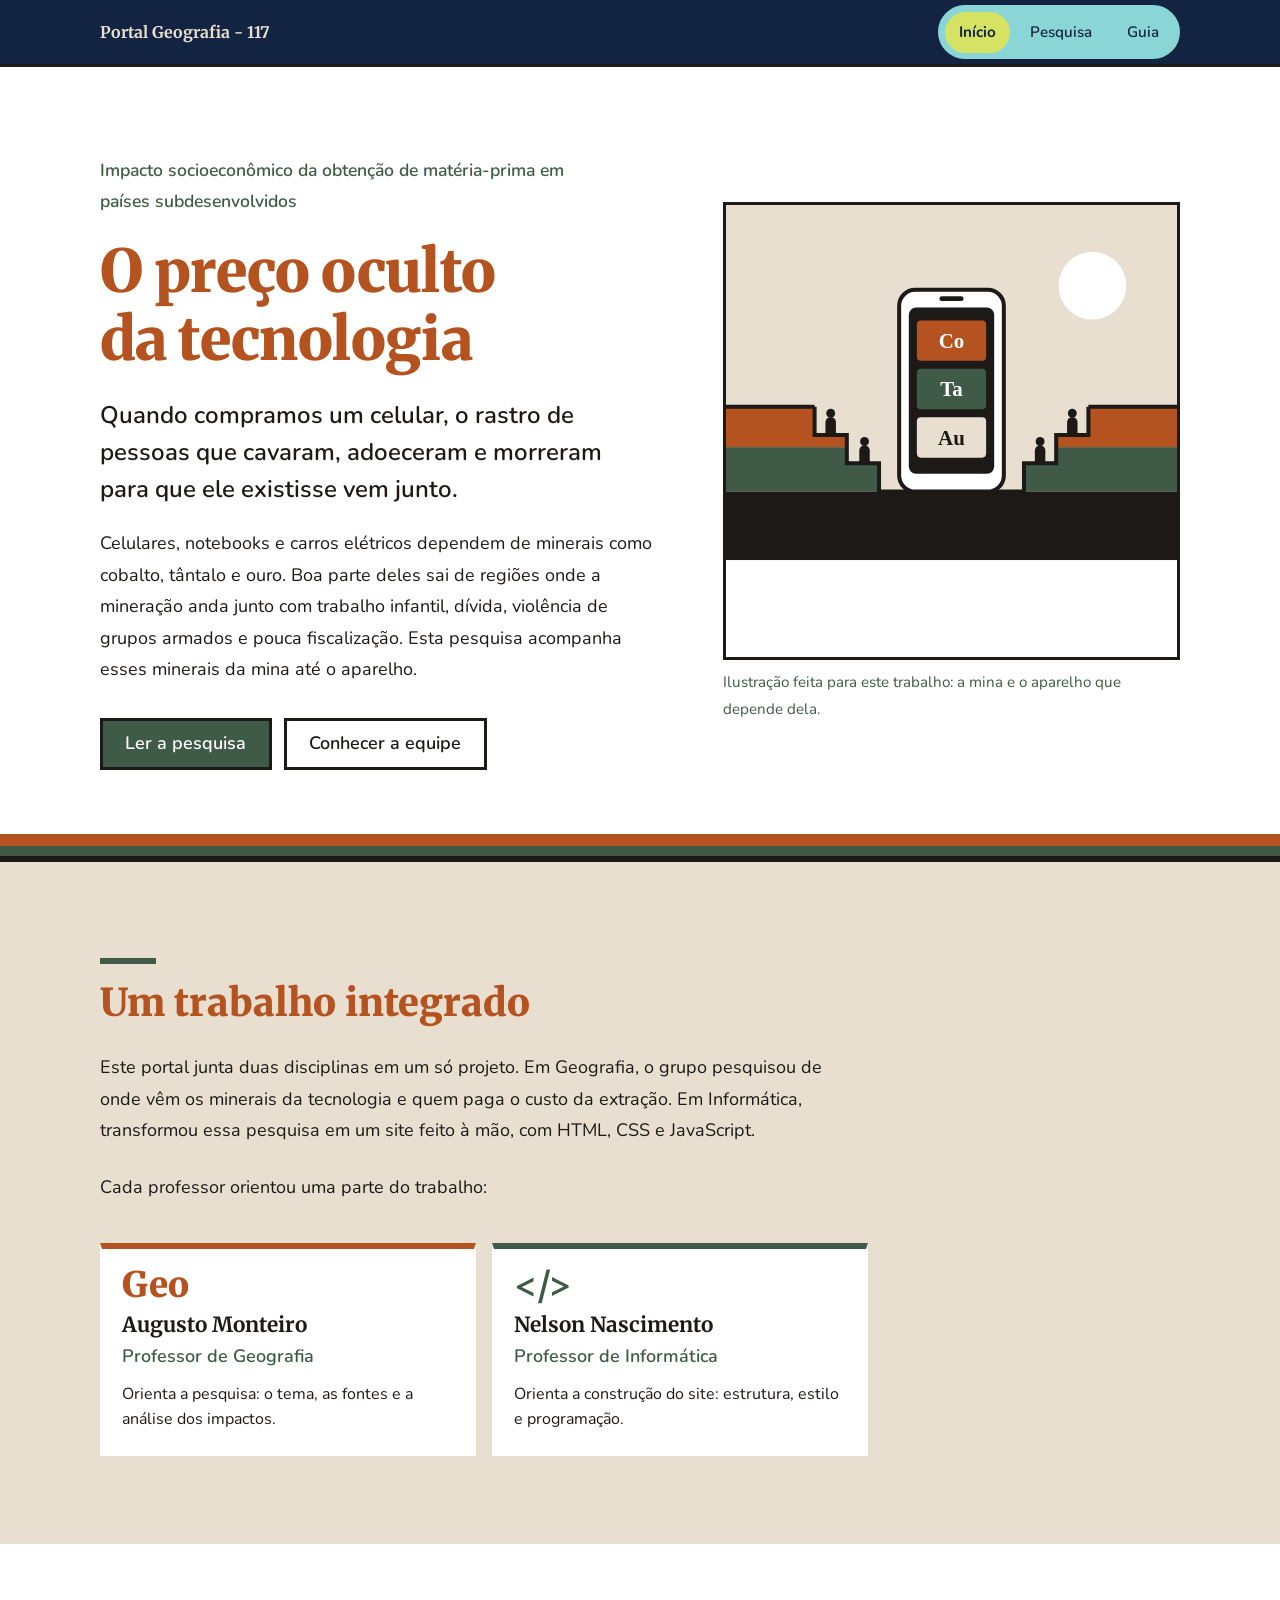
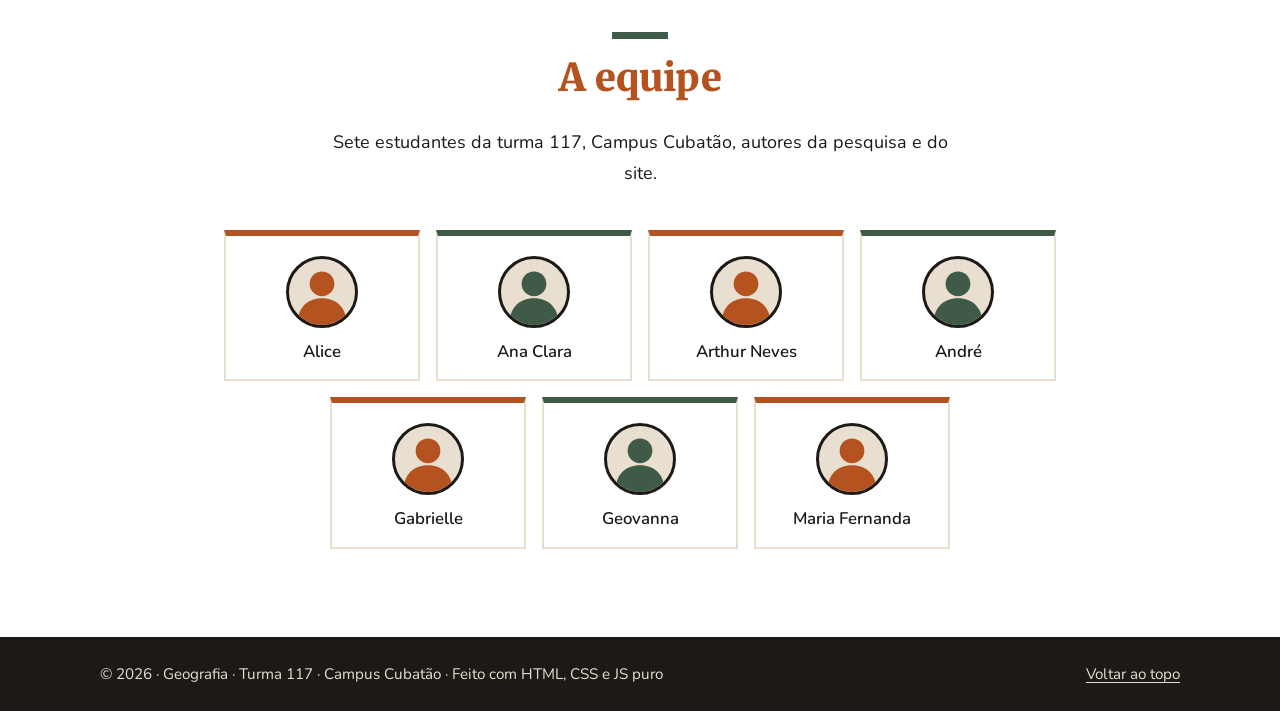
<file: index.html>
<!DOCTYPE html>
<html lang="pt-BR">
<head>
  <meta charset="UTF-8">
  <meta name="viewport" content="width=device-width, initial-scale=1">
  <title>Portal Geografia - 117 · O preço oculto da tecnologia</title>
  <meta name="description" content="Trabalho integrado de Geografia e Informática sobre o impacto socioeconômico da obtenção de matéria-prima em países subdesenvolvidos.">

  <link rel="preconnect" href="https://fonts.googleapis.com">
  <link rel="preconnect" href="https://fonts.gstatic.com" crossorigin>
  <link href="https://fonts.googleapis.com/css2?family=Merriweather:wght@700;900&family=Nunito:wght@400;600&display=swap" rel="stylesheet">

  <link rel="stylesheet" href="css/style.css">
</head>
<body id="topo">

  <svg width="0" height="0" style="position:absolute" aria-hidden="true" focusable="false">
    <symbol id="boneco" viewBox="0 0 64 64">
      <circle cx="32" cy="24" r="12" fill="currentColor"/>
      <path d="M8 64 C8 47 18 38 32 38 S56 47 56 64 Z" fill="currentColor"/>
    </symbol>
  </svg>

  <a class="pular" href="#conteudo">Pular para o conteúdo</a>

  <header class="topo">
    <div class="topo__site">
      <div class="container topo__linha">
        <p class="topo__marca">Portal Geografia - 117</p>
        <nav aria-label="Páginas do portal">
          <ul class="menu menu--paginas">
            <li><a href="index.html" aria-current="page">Início</a></li>
            <li><a href="pesquisa.html">Pesquisa</a></li>
            <li><a href="estilo.html">Guia</a></li>
            
          </ul>
        </nav>
      </div>
    </div>
  </header>

  <main id="conteudo">

    <!-- ========== ABERTURA ========== -->
    <section class="hero hero--inicio">
      <div class="container hero__grade">
        <div class="hero__texto">
          <p class="hero__tema">Impacto socioeconômico da obtenção de matéria-prima em países subdesenvolvidos</p>
          <h1>O preço oculto da tecnologia</h1>
          <p class="lede">Quando compramos um celular, o rastro de pessoas que cavaram, adoeceram e morreram para que ele existisse vem junto.</p>
          <p class="hero__resumo">Celulares, notebooks e carros elétricos dependem de minerais como cobalto, tântalo e ouro. Boa parte deles sai de regiões onde a mineração anda junto com trabalho infantil, dívida, violência de grupos armados e pouca fiscalização. Esta pesquisa acompanha esses minerais da mina até o aparelho.</p>
          <div class="hero__acoes">
            <a class="botao" href="pesquisa.html">Ler a pesquisa</a>
            <a class="botao botao--vazado" href="#equipe">Conhecer a equipe</a>
          </div>
        </div>

        <figure class="hero__arte">
          <img src="img/capa.svg" width="560" height="560"
               alt="Ilustração de uma mina a céu aberto em degraus, cortando camadas de terra terracota, verde-musgo e grafite. No fundo da cova há um celular em pé, com Co, Ta e Au na tela, e pequenas silhuetas de mineiros nos degraus.">
          <figcaption>Ilustração feita para este trabalho: a mina e o aparelho que depende dela.</figcaption>
        </figure>
      </div>
    </section>

    <div class="estratos" aria-hidden="true"></div>

    <!-- ========== TRABALHO INTEGRADO ========== -->
    <section class="secao secao--areia" id="integrado" aria-labelledby="t-integrado">
      <div class="container">
        <h2 id="t-integrado">Um trabalho integrado</h2>

        <div class="texto">
          <p>Este portal junta duas disciplinas em um só projeto. Em Geografia, o grupo pesquisou de onde vêm os minerais da tecnologia e quem paga o custo da extração. Em Informática, transformou essa pesquisa em um site feito à mão, com HTML, CSS e JavaScript.</p>
          <p>Cada professor orientou uma parte do trabalho:</p>
        </div>

        <ul class="orientadores">
          <li>
            <p class="orientador__simbolo" aria-hidden="true">Geo</p>
            <h3 class="orientador__nome">Augusto Monteiro</h3>
            <p class="orientador__papel">Professor de Geografia</p>
            <p>Orienta a pesquisa: o tema, as fontes e a análise dos impactos.</p>
          </li>
          <li>
            <p class="orientador__simbolo" aria-hidden="true">&lt;/&gt;</p>
            <h3 class="orientador__nome">Nelson Nascimento</h3>
            <p class="orientador__papel">Professor de Informática</p>
            <p>Orienta a construção do site: estrutura, estilo e programação.</p>
          </li>
        </ul>
      </div>
    </section>

    <!-- ========== EQUIPE ========== -->
    <section class="secao secao--centro" id="equipe" aria-labelledby="t-equipe">
      <div class="container">
        <h2 id="t-equipe">A equipe</h2>
        <p class="texto-curto">Sete estudantes da turma 117, Campus Cubatão, autores da pesquisa e do site.</p>

        <ul class="equipe">
          <li>
            <span class="equipe__avatar" aria-hidden="true"><svg viewBox="0 0 64 64"><use href="#boneco"/></svg></span>
            <strong>Alice</strong>
          </li>
          <li>
            <span class="equipe__avatar" aria-hidden="true"><svg viewBox="0 0 64 64"><use href="#boneco"/></svg></span>
            <strong>Ana Clara</strong>
          </li>
          <li>
            <span class="equipe__avatar" aria-hidden="true"><svg viewBox="0 0 64 64"><use href="#boneco"/></svg></span>
            <strong>Arthur Neves</strong>
          </li>
          <li>
            <span class="equipe__avatar" aria-hidden="true"><svg viewBox="0 0 64 64"><use href="#boneco"/></svg></span>
            <strong>André</strong>
          </li>
          <li>
            <span class="equipe__avatar" aria-hidden="true"><svg viewBox="0 0 64 64"><use href="#boneco"/></svg></span>
            <strong>Gabrielle</strong>
          </li>
          <li>
            <span class="equipe__avatar" aria-hidden="true"><svg viewBox="0 0 64 64"><use href="#boneco"/></svg></span>
            <strong>Geovanna</strong>
          </li>
          <li>
            <span class="equipe__avatar" aria-hidden="true"><svg viewBox="0 0 64 64"><use href="#boneco"/></svg></span>
            <strong>Maria Fernanda</strong>
          </li>
        </ul>
      </div>
    </section>

  </main>

  <footer class="rodape">
    <div class="container rodape__linha">
      <p>© 2026 · Geografia · Turma 117 · Campus Cubatão · Feito com HTML, CSS e JS puro</p>
      <p><a href="#topo">Voltar ao topo</a></p>
    </div>
  </footer>
</body>
</html>
</file>
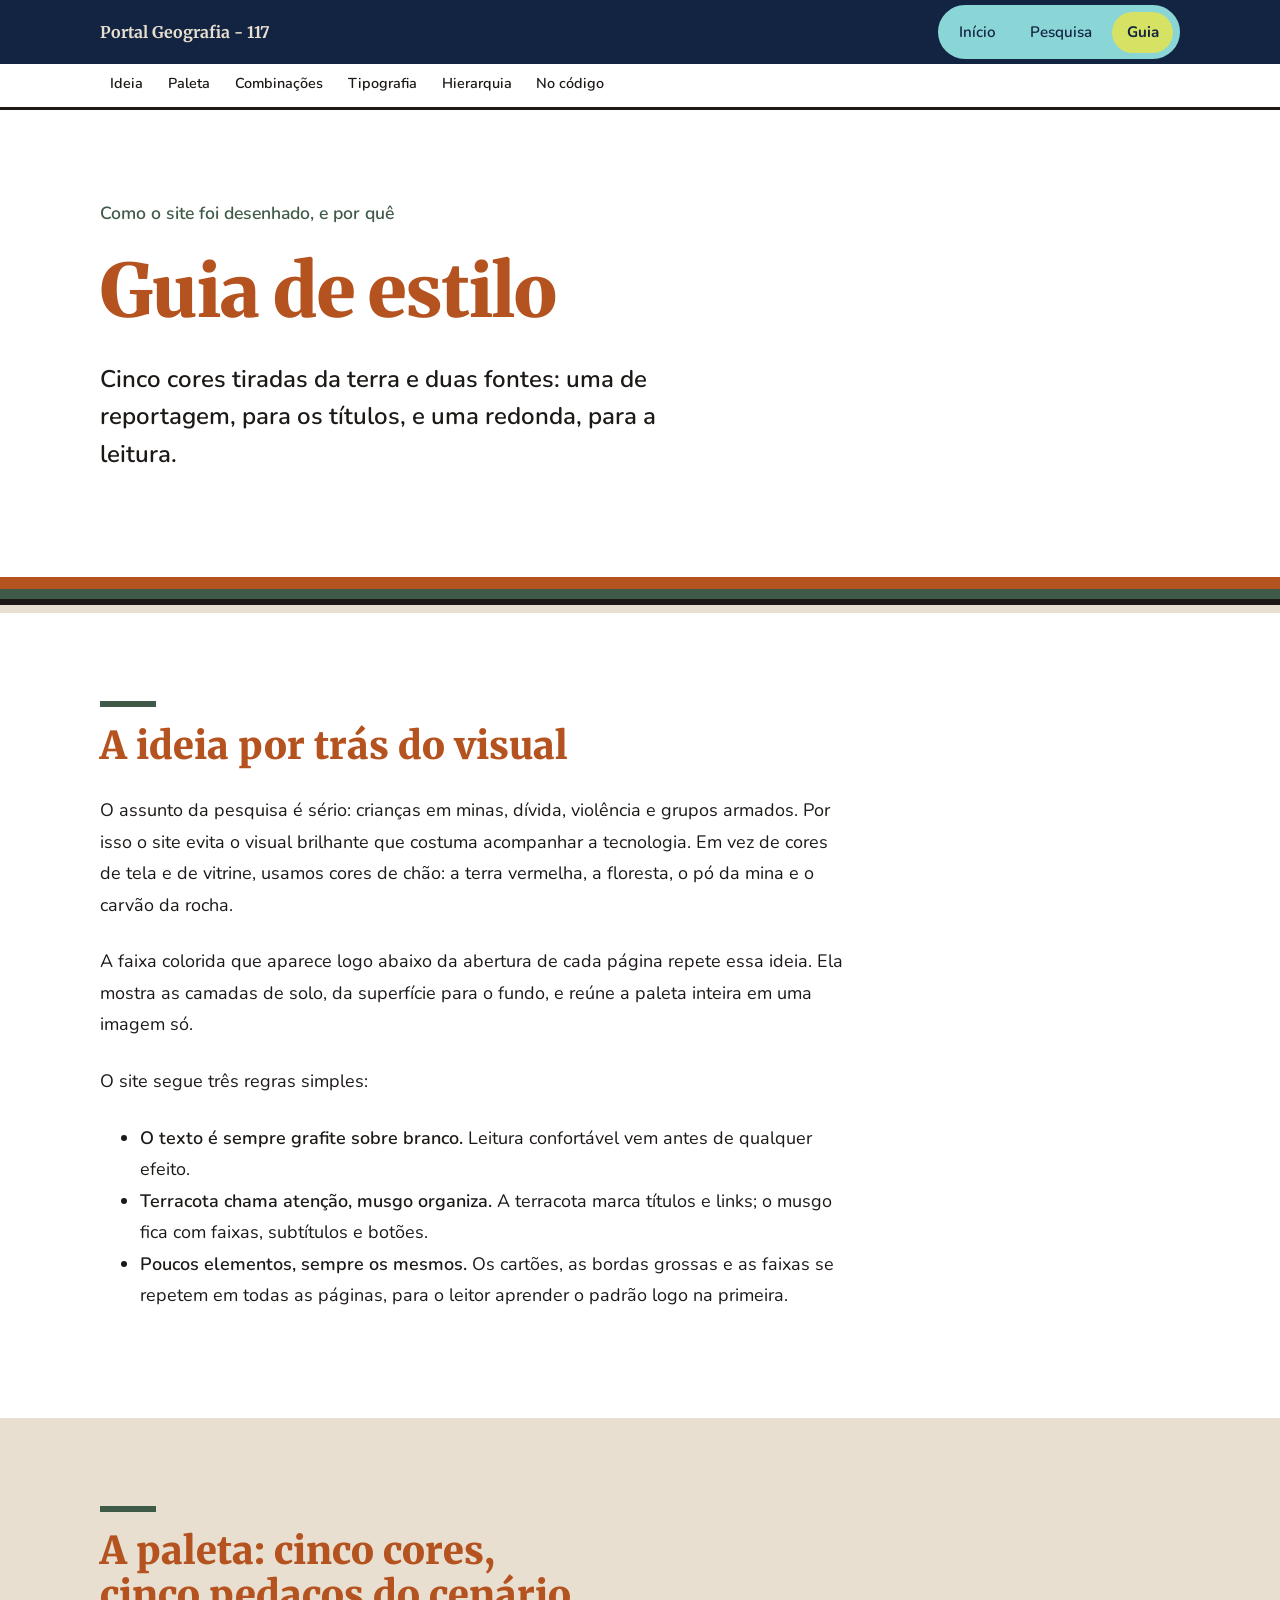
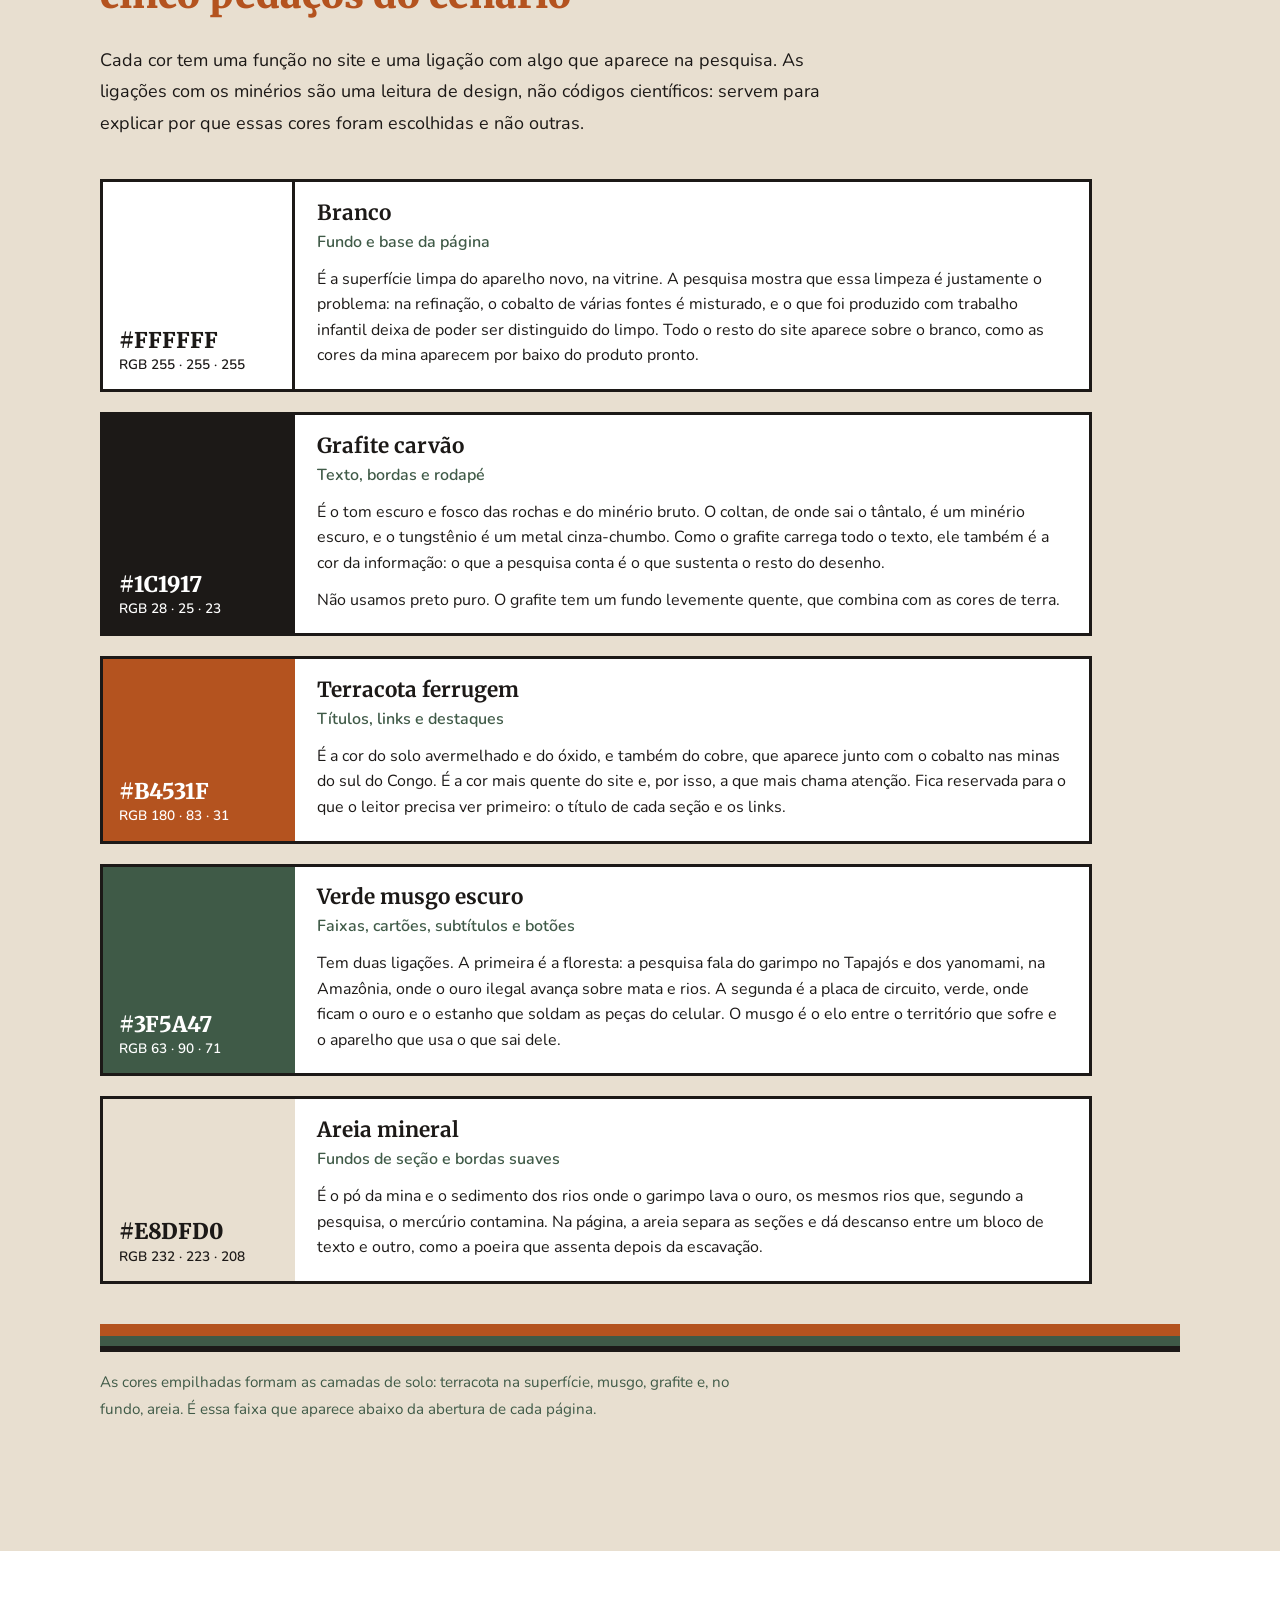
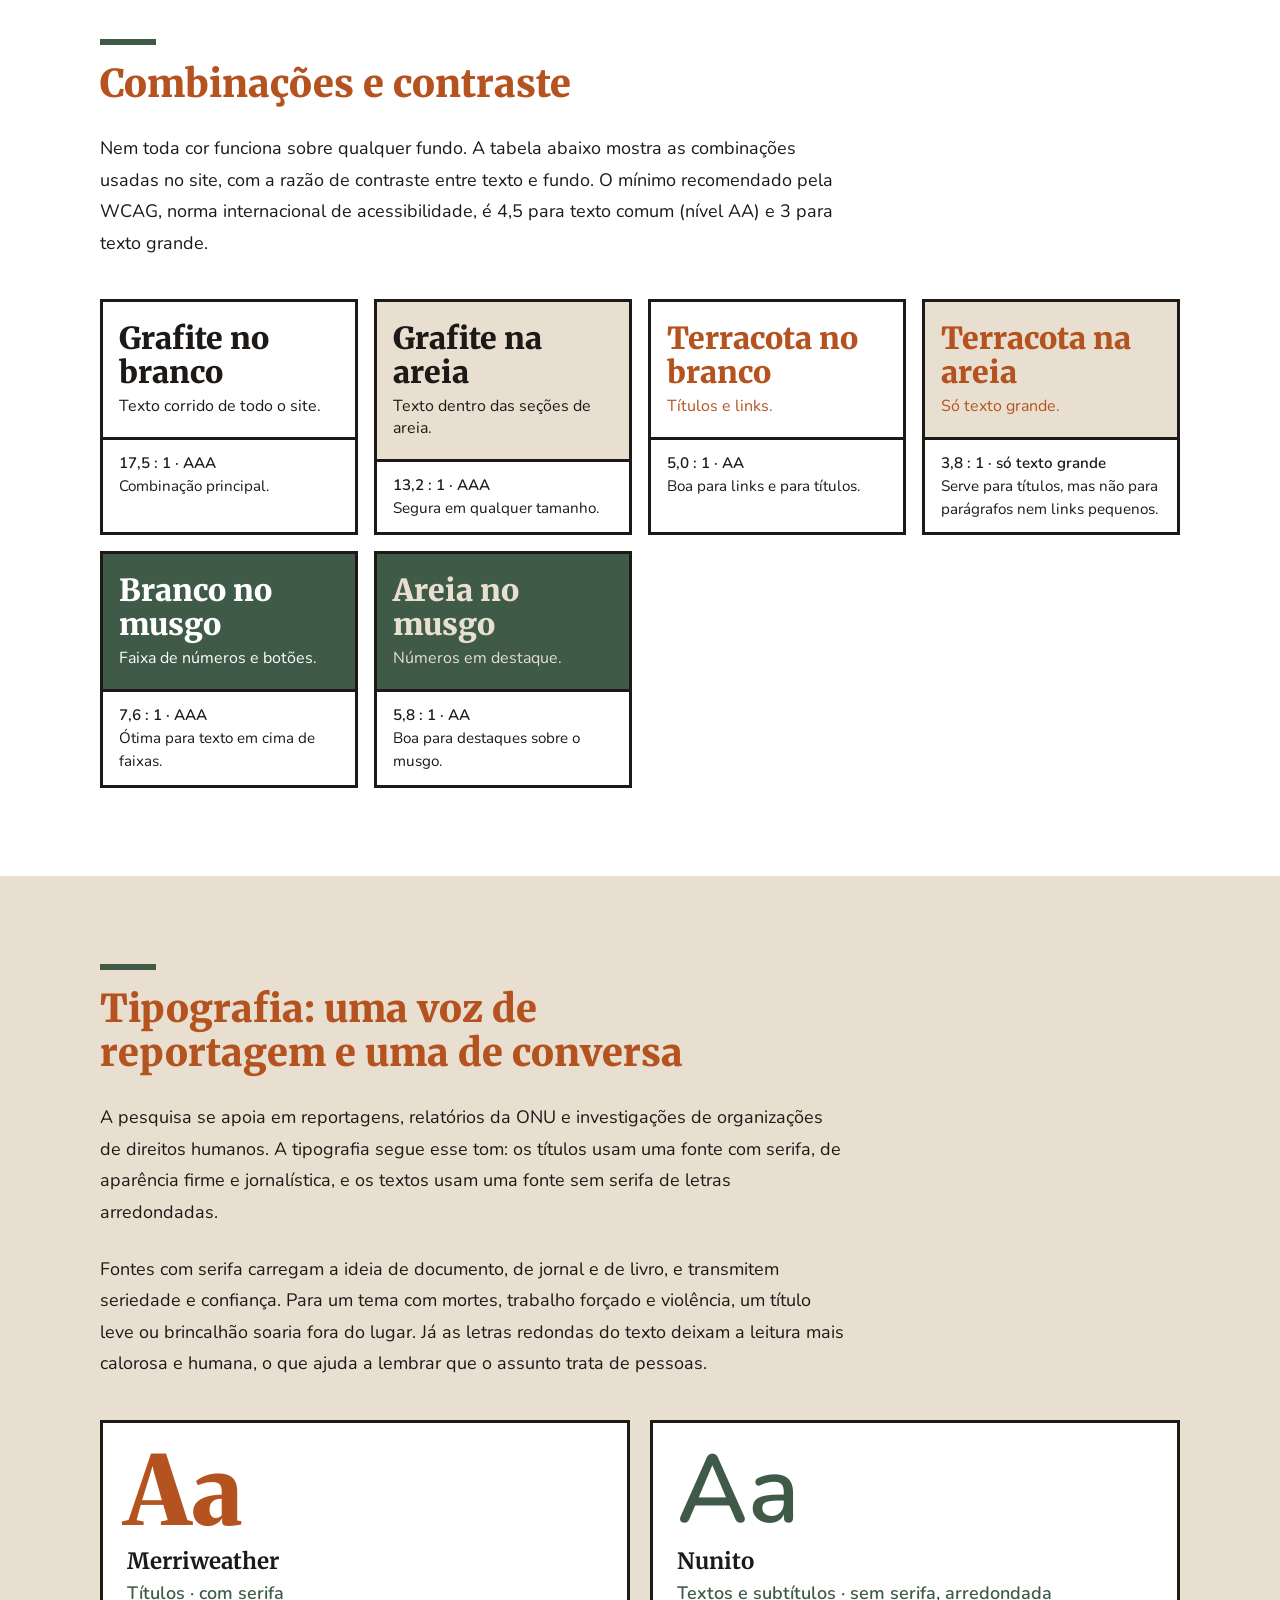
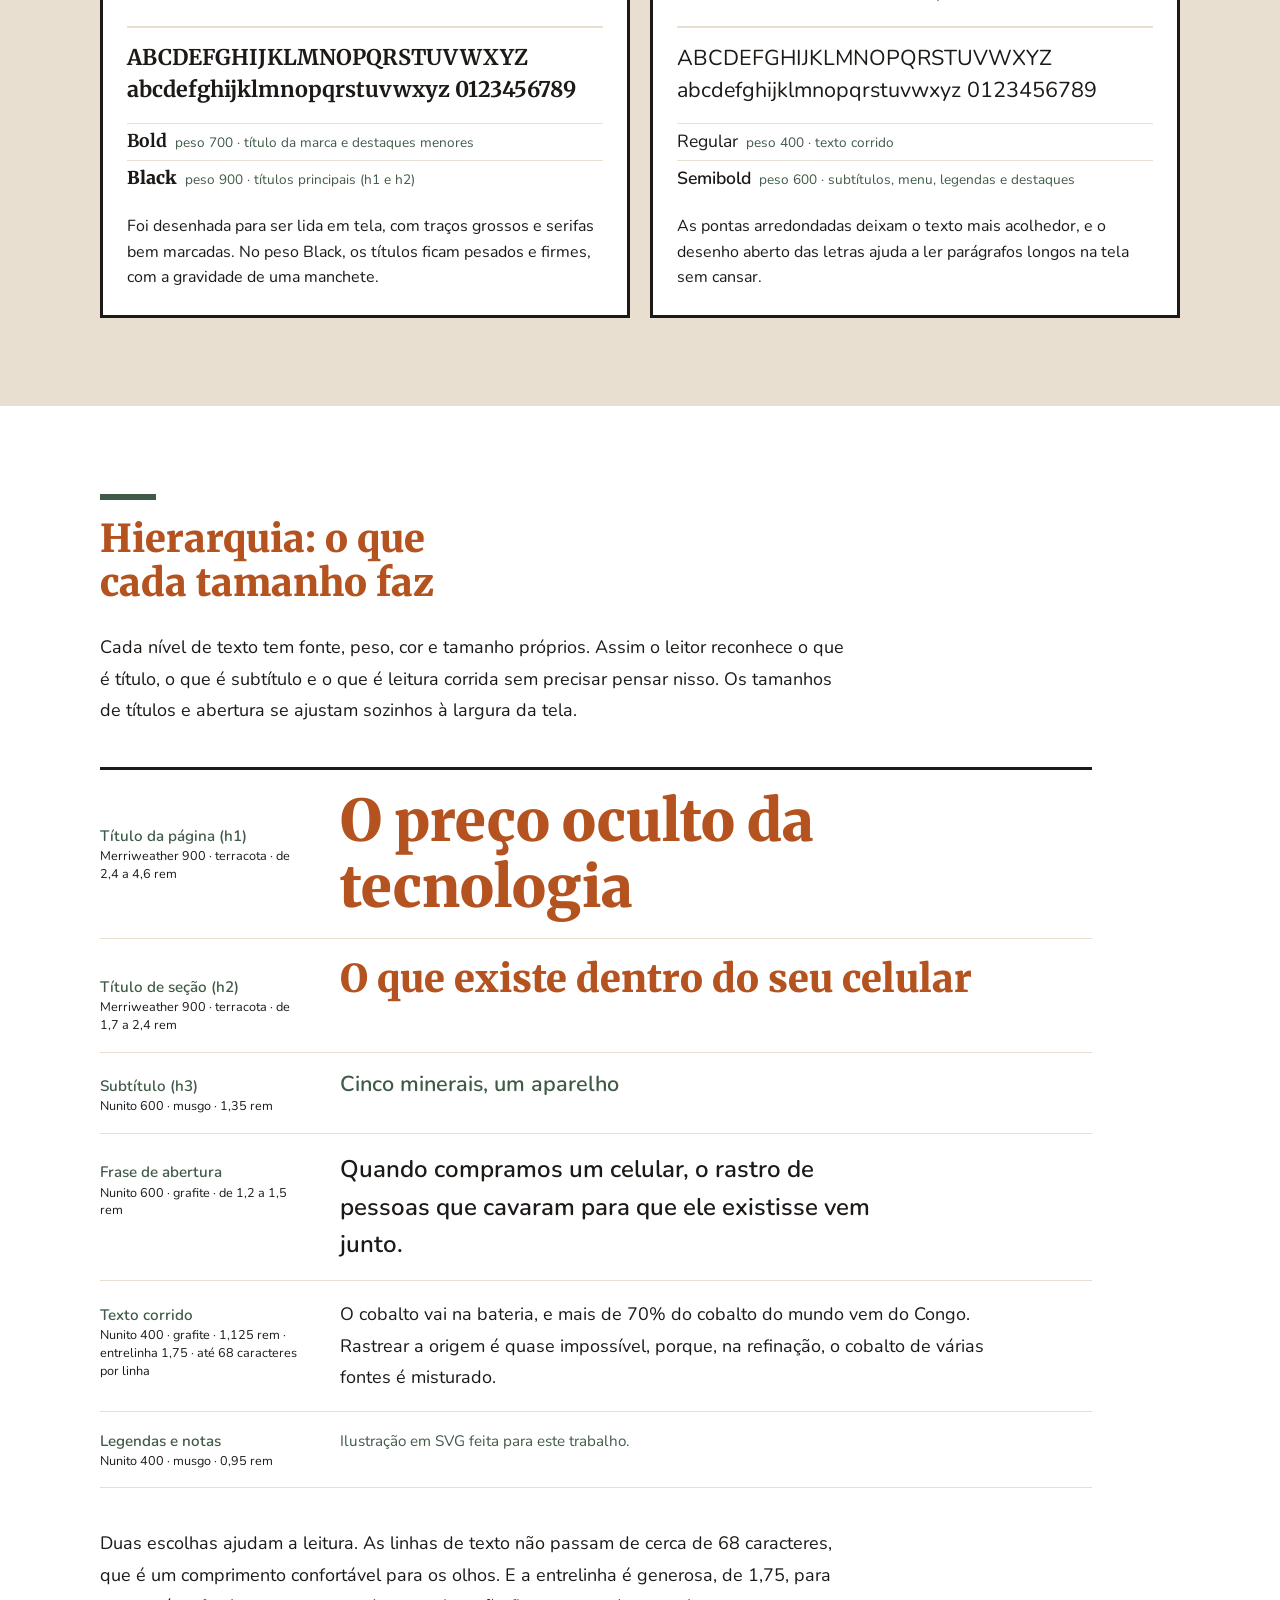
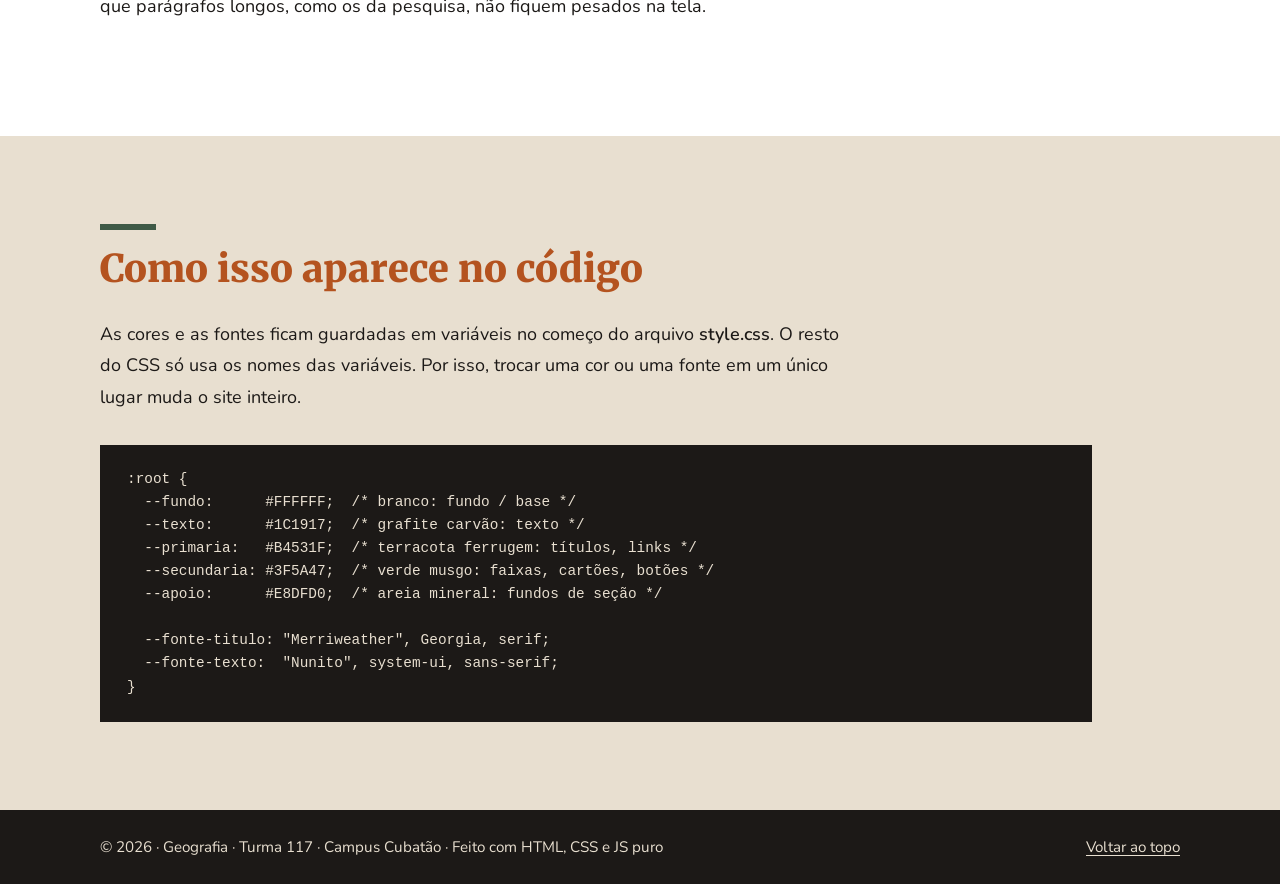
<file: estilo.html>
<!DOCTYPE html>
<html lang="pt-BR" class="com-secoes">
<head>
  <meta charset="UTF-8">
  <meta name="viewport" content="width=device-width, initial-scale=1">
  <title>Guia de estilo · Portal Geografia - 117</title>
  <meta name="description" content="Guia de estilo do portal: paleta de cores e tipografia, e como elas se relacionam com os minérios da pesquisa.">

  <link rel="preconnect" href="https://fonts.googleapis.com">
  <link rel="preconnect" href="https://fonts.gstatic.com" crossorigin>
  <link href="https://fonts.googleapis.com/css2?family=Merriweather:wght@700;900&family=Nunito:wght@400;600&display=swap" rel="stylesheet">

  <link rel="stylesheet" href="css/style.css">
</head>
<body id="topo">
  <a class="pular" href="#conteudo">Pular para o conteúdo</a>

  <header class="topo">
    
    <div class="topo__site">
      <div class="container topo__linha">
        <p class="topo__marca">Portal Geografia - 117</p>
        <nav aria-label="Páginas do portal">
          <ul class="menu menu--paginas">
            <li><a href="index.html">Início</a></li>
            <li><a href="pesquisa.html">Pesquisa</a></li>
            <li><a href="estilo.html" aria-current="page">Guia</a></li>
          </ul>
        </nav>
      </div>
    </div>

    
    <div class="topo__secoes">
      <div class="container">
        <nav aria-label="Seções do guia">
          <ul class="menu">
            <li><a href="#ideia">Ideia</a></li>
            <li><a href="#paleta">Paleta</a></li>
            <li><a href="#contraste">Combinações</a></li>
            <li><a href="#tipografia">Tipografia</a></li>
            <li><a href="#escala">Hierarquia</a></li>
            <li><a href="#codigo">No código</a></li>
          </ul>
        </nav>
      </div>
    </div>
  </header>

  <main id="conteudo">

    <!-- ========== ABERTURA ========== -->
    <section class="hero">
      <div class="container">
        <p class="hero__tema">Como o site foi desenhado, e por quê</p>
        <h1>Guia de estilo</h1>
        <p class="lede">Cinco cores tiradas da terra e duas fontes: uma de reportagem, para os títulos, e uma redonda, para a leitura.</p>
      </div>
    </section>

    <div class="estratos" aria-hidden="true"></div>

    <!-- ========== IDEIA ========== -->
    <section class="secao" id="ideia" aria-labelledby="t-ideia">
      <div class="container">
        <h2 id="t-ideia">A ideia por trás do visual</h2>

        <div class="texto">
          <p>O assunto da pesquisa é sério: crianças em minas, dívida, violência e grupos armados. Por isso o site evita o visual brilhante que costuma acompanhar a tecnologia. Em vez de cores de tela e de vitrine, usamos cores de chão: a terra vermelha, a floresta, o pó da mina e o carvão da rocha.</p>

          <p>A faixa colorida que aparece logo abaixo da abertura de cada página repete essa ideia. Ela mostra as camadas de solo, da superfície para o fundo, e reúne a paleta inteira em uma imagem só.</p>

          <p>O site segue três regras simples:</p>
        </div>

        <ul class="texto">
          <li><strong>O texto é sempre grafite sobre branco.</strong> Leitura confortável vem antes de qualquer efeito.</li>
          <li><strong>Terracota chama atenção, musgo organiza.</strong> A terracota marca títulos e links; o musgo fica com faixas, subtítulos e botões.</li>
          <li><strong>Poucos elementos, sempre os mesmos.</strong> Os cartões, as bordas grossas e as faixas se repetem em todas as páginas, para o leitor aprender o padrão logo na primeira.</li>
        </ul>
      </div>
    </section>

    <!-- ========== PALETA ========== -->
    <section class="secao secao--areia" id="paleta" aria-labelledby="t-paleta">
      <div class="container">
        <h2 id="t-paleta">A paleta: cinco cores, cinco pedaços do cenário</h2>

        <div class="texto">
          <p>Cada cor tem uma função no site e uma ligação com algo que aparece na pesquisa. As ligações com os minérios são uma leitura de design, não códigos científicos: servem para explicar por que essas cores foram escolhidas e não outras.</p>
        </div>

        <ul class="paleta">

          <li class="cor cor--fundo">
            <div class="cor__amostra">
              <span class="cor__hex">#FFFFFF</span>
              <small>RGB 255 · 255 · 255</small>
            </div>
            <div class="cor__texto">
              <h3>Branco</h3>
              <p class="cor__papel">Fundo e base da página</p>
              <p>É a superfície limpa do aparelho novo, na vitrine. A pesquisa mostra que essa limpeza é justamente o problema: na refinação, o cobalto de várias fontes é misturado, e o que foi produzido com trabalho infantil deixa de poder ser distinguido do limpo. Todo o resto do site aparece sobre o branco, como as cores da mina aparecem por baixo do produto pronto.</p>
            </div>
          </li>

          <li class="cor cor--texto">
            <div class="cor__amostra">
              <span class="cor__hex">#1C1917</span>
              <small>RGB 28 · 25 · 23</small>
            </div>
            <div class="cor__texto">
              <h3>Grafite carvão</h3>
              <p class="cor__papel">Texto, bordas e rodapé</p>
              <p>É o tom escuro e fosco das rochas e do minério bruto. O coltan, de onde sai o tântalo, é um minério escuro, e o tungstênio é um metal cinza-chumbo. Como o grafite carrega todo o texto, ele também é a cor da informação: o que a pesquisa conta é o que sustenta o resto do desenho.</p>
              <p>Não usamos preto puro. O grafite tem um fundo levemente quente, que combina com as cores de terra.</p>
            </div>
          </li>

          <li class="cor cor--primaria">
            <div class="cor__amostra">
              <span class="cor__hex">#B4531F</span>
              <small>RGB 180 · 83 · 31</small>
            </div>
            <div class="cor__texto">
              <h3>Terracota ferrugem</h3>
              <p class="cor__papel">Títulos, links e destaques</p>
              <p>É a cor do solo avermelhado e do óxido, e também do cobre, que aparece junto com o cobalto nas minas do sul do Congo. É a cor mais quente do site e, por isso, a que mais chama atenção. Fica reservada para o que o leitor precisa ver primeiro: o título de cada seção e os links.</p>
            </div>
          </li>

          <li class="cor cor--secundaria">
            <div class="cor__amostra">
              <span class="cor__hex">#3F5A47</span>
              <small>RGB 63 · 90 · 71</small>
            </div>
            <div class="cor__texto">
              <h3>Verde musgo escuro</h3>
              <p class="cor__papel">Faixas, cartões, subtítulos e botões</p>
              <p>Tem duas ligações. A primeira é a floresta: a pesquisa fala do garimpo no Tapajós e dos yanomami, na Amazônia, onde o ouro ilegal avança sobre mata e rios. A segunda é a placa de circuito, verde, onde ficam o ouro e o estanho que soldam as peças do celular. O musgo é o elo entre o território que sofre e o aparelho que usa o que sai dele.</p>
            </div>
          </li>

          <li class="cor cor--apoio">
            <div class="cor__amostra">
              <span class="cor__hex">#E8DFD0</span>
              <small>RGB 232 · 223 · 208</small>
            </div>
            <div class="cor__texto">
              <h3>Areia mineral</h3>
              <p class="cor__papel">Fundos de seção e bordas suaves</p>
              <p>É o pó da mina e o sedimento dos rios onde o garimpo lava o ouro, os mesmos rios que, segundo a pesquisa, o mercúrio contamina. Na página, a areia separa as seções e dá descanso entre um bloco de texto e outro, como a poeira que assenta depois da escavação.</p>
            </div>
          </li>

        </ul>

        <figure class="figura">
          <div class="estratos" role="img" aria-label="Faixa com as cores da paleta em camadas: terracota, verde-musgo, grafite e areia."></div>
          <figcaption>As cores empilhadas formam as camadas de solo: terracota na superfície, musgo, grafite e, no fundo, areia. É essa faixa que aparece abaixo da abertura de cada página.</figcaption>
        </figure>
      </div>
    </section>

    <!-- ========== COMBINAÇÕES E CONTRASTE ========== -->
    <section class="secao" id="contraste" aria-labelledby="t-contraste">
      <div class="container">
        <h2 id="t-contraste">Combinações e contraste</h2>

        <div class="texto">
          <p>Nem toda cor funciona sobre qualquer fundo. A tabela abaixo mostra as combinações usadas no site, com a razão de contraste entre texto e fundo. O mínimo recomendado pela WCAG, norma internacional de acessibilidade, é 4,5 para texto comum (nível AA) e 3 para texto grande.</p>
        </div>

        <ul class="contraste">
          <li>
            <div class="contraste__exemplo c-1">Grafite no branco<small>Texto corrido de todo o site.</small></div>
            <p class="contraste__nota"><strong>17,5 : 1 · AAA</strong>Combinação principal.</p>
          </li>
          <li>
            <div class="contraste__exemplo c-2">Grafite na areia<small>Texto dentro das seções de areia.</small></div>
            <p class="contraste__nota"><strong>13,2 : 1 · AAA</strong>Segura em qualquer tamanho.</p>
          </li>
          <li>
            <div class="contraste__exemplo c-3">Terracota no branco<small>Títulos e links.</small></div>
            <p class="contraste__nota"><strong>5,0 : 1 · AA</strong>Boa para links e para títulos.</p>
          </li>
          <li>
            <div class="contraste__exemplo c-4">Terracota na areia<small>Só texto grande.</small></div>
            <p class="contraste__nota"><strong>3,8 : 1 · só texto grande</strong>Serve para títulos, mas não para parágrafos nem links pequenos.</p>
          </li>
          <li>
            <div class="contraste__exemplo c-5">Branco no musgo<small>Faixa de números e botões.</small></div>
            <p class="contraste__nota"><strong>7,6 : 1 · AAA</strong>Ótima para texto em cima de faixas.</p>
          </li>
          <li>
            <div class="contraste__exemplo c-6">Areia no musgo<small>Números em destaque.</small></div>
            <p class="contraste__nota"><strong>5,8 : 1 · AA</strong>Boa para destaques sobre o musgo.</p>
          </li>
        </ul>
      </div>
    </section>

    <!-- ========== TIPOGRAFIA ========== -->
    <section class="secao secao--areia" id="tipografia" aria-labelledby="t-tipografia">
      <div class="container">
        <h2 id="t-tipografia">Tipografia: uma voz de reportagem e uma de conversa</h2>

        <div class="texto">
          <p>A pesquisa se apoia em reportagens, relatórios da ONU e investigações de organizações de direitos humanos. A tipografia segue esse tom: os títulos usam uma fonte com serifa, de aparência firme e jornalística, e os textos usam uma fonte sem serifa de letras arredondadas.</p>
          <p>Fontes com serifa carregam a ideia de documento, de jornal e de livro, e transmitem seriedade e confiança. Para um tema com mortes, trabalho forçado e violência, um título leve ou brincalhão soaria fora do lugar. Já as letras redondas do texto deixam a leitura mais calorosa e humana, o que ajuda a lembrar que o assunto trata de pessoas.</p>
        </div>

        <div class="fontes-guia">

          <article class="fonte">
            <p class="fonte__aa fonte__aa--titulo" aria-hidden="true">Aa</p>
            <h3>Merriweather</h3>
            <p class="fonte__papel">Títulos · com serifa</p>
            <p class="fonte__alfabeto fonte__alfabeto--titulo">ABCDEFGHIJKLMNOPQRSTUVWXYZ abcdefghijklmnopqrstuvwxyz 0123456789</p>
            <ul class="pesos pesos--titulo">
              <li style="font-weight:700">Bold<small>peso 700 · título da marca e destaques menores</small></li>
              <li style="font-weight:900">Black<small>peso 900 · títulos principais (h1 e h2)</small></li>
            </ul>
            <p>Foi desenhada para ser lida em tela, com traços grossos e serifas bem marcadas. No peso Black, os títulos ficam pesados e firmes, com a gravidade de uma manchete.</p>
          </article>

          <article class="fonte">
            <p class="fonte__aa fonte__aa--texto" aria-hidden="true">Aa</p>
            <h3>Nunito</h3>
            <p class="fonte__papel">Textos e subtítulos · sem serifa, arredondada</p>
            <p class="fonte__alfabeto fonte__alfabeto--texto">ABCDEFGHIJKLMNOPQRSTUVWXYZ abcdefghijklmnopqrstuvwxyz 0123456789</p>
            <ul class="pesos pesos--texto">
              <li style="font-weight:400">Regular<small>peso 400 · texto corrido</small></li>
              <li style="font-weight:600">Semibold<small>peso 600 · subtítulos, menu, legendas e destaques</small></li>
            </ul>
            <p>As pontas arredondadas deixam o texto mais acolhedor, e o desenho aberto das letras ajuda a ler parágrafos longos na tela sem cansar.</p>
          </article>

        </div>
      </div>
    </section>

    <!-- ========== HIERARQUIA ========== -->
    <section class="secao" id="escala" aria-labelledby="t-escala">
      <div class="container">
        <h2 id="t-escala">Hierarquia: o que cada tamanho faz</h2>

        <div class="texto">
          <p>Cada nível de texto tem fonte, peso, cor e tamanho próprios. Assim o leitor reconhece o que é título, o que é subtítulo e o que é leitura corrida sem precisar pensar nisso. Os tamanhos de títulos e abertura se ajustam sozinhos à largura da tela.</p>
        </div>

        <dl class="escala">
          <div>
            <dt>Título da página (h1)<small>Merriweather 900 · terracota · de 2,4 a 4,6 rem</small></dt>
            <dd class="amostra-h1">O preço oculto da tecnologia</dd>
          </div>
          <div>
            <dt>Título de seção (h2)<small>Merriweather 900 · terracota · de 1,7 a 2,4 rem</small></dt>
            <dd class="amostra-h2">O que existe dentro do seu celular</dd>
          </div>
          <div>
            <dt>Subtítulo (h3)<small>Nunito 600 · musgo · 1,35 rem</small></dt>
            <dd class="amostra-h3">Cinco minerais, um aparelho</dd>
          </div>
          <div>
            <dt>Frase de abertura<small>Nunito 600 · grafite · de 1,2 a 1,5 rem</small></dt>
            <dd class="amostra-lede">Quando compramos um celular, o rastro de pessoas que cavaram para que ele existisse vem junto.</dd>
          </div>
          <div>
            <dt>Texto corrido<small>Nunito 400 · grafite · 1,125 rem · entrelinha 1,75 · até 68 caracteres por linha</small></dt>
            <dd class="amostra-corpo">O cobalto vai na bateria, e mais de 70% do cobalto do mundo vem do Congo. Rastrear a origem é quase impossível, porque, na refinação, o cobalto de várias fontes é misturado.</dd>
          </div>
          <div>
            <dt>Legendas e notas<small>Nunito 400 · musgo · 0,95 rem</small></dt>
            <dd class="amostra-mini">Ilustração em SVG feita para este trabalho.</dd>
          </div>
        </dl>

        <div class="texto" style="margin-top:2.5rem">
          <p>Duas escolhas ajudam a leitura. As linhas de texto não passam de cerca de 68 caracteres, que é um comprimento confortável para os olhos. E a entrelinha é generosa, de 1,75, para que parágrafos longos, como os da pesquisa, não fiquem pesados na tela.</p>
        </div>
      </div>
    </section>

    <!-- ========== NO CÓDIGO ========== -->
    <section class="secao secao--areia" id="codigo" aria-labelledby="t-codigo">
      <div class="container">
        <h2 id="t-codigo">Como isso aparece no código</h2>

        <div class="texto">
          <p>As cores e as fontes ficam guardadas em variáveis no começo do arquivo <strong>style.css</strong>. O resto do CSS só usa os nomes das variáveis. Por isso, trocar uma cor ou uma fonte em um único lugar muda o site inteiro.</p>
        </div>

<pre class="codigo"><code>:root {
  --fundo:      #FFFFFF;  /* branco: fundo / base */
  --texto:      #1C1917;  /* grafite carvão: texto */
  --primaria:   #B4531F;  /* terracota ferrugem: títulos, links */
  --secundaria: #3F5A47;  /* verde musgo: faixas, cartões, botões */
  --apoio:      #E8DFD0;  /* areia mineral: fundos de seção */

  --fonte-titulo: "Merriweather", Georgia, serif;
  --fonte-texto:  "Nunito", system-ui, sans-serif;
}</code></pre>
      </div>
    </section>

  </main>

  <footer class="rodape">
    <div class="container rodape__linha">
      <p>© 2026 · Geografia · Turma 117 · Campus Cubatão · Feito com HTML, CSS e JS puro</p>
      <p><a href="#topo">Voltar ao topo</a></p>
    </div>
  </footer>
</body>
</html>
</file>
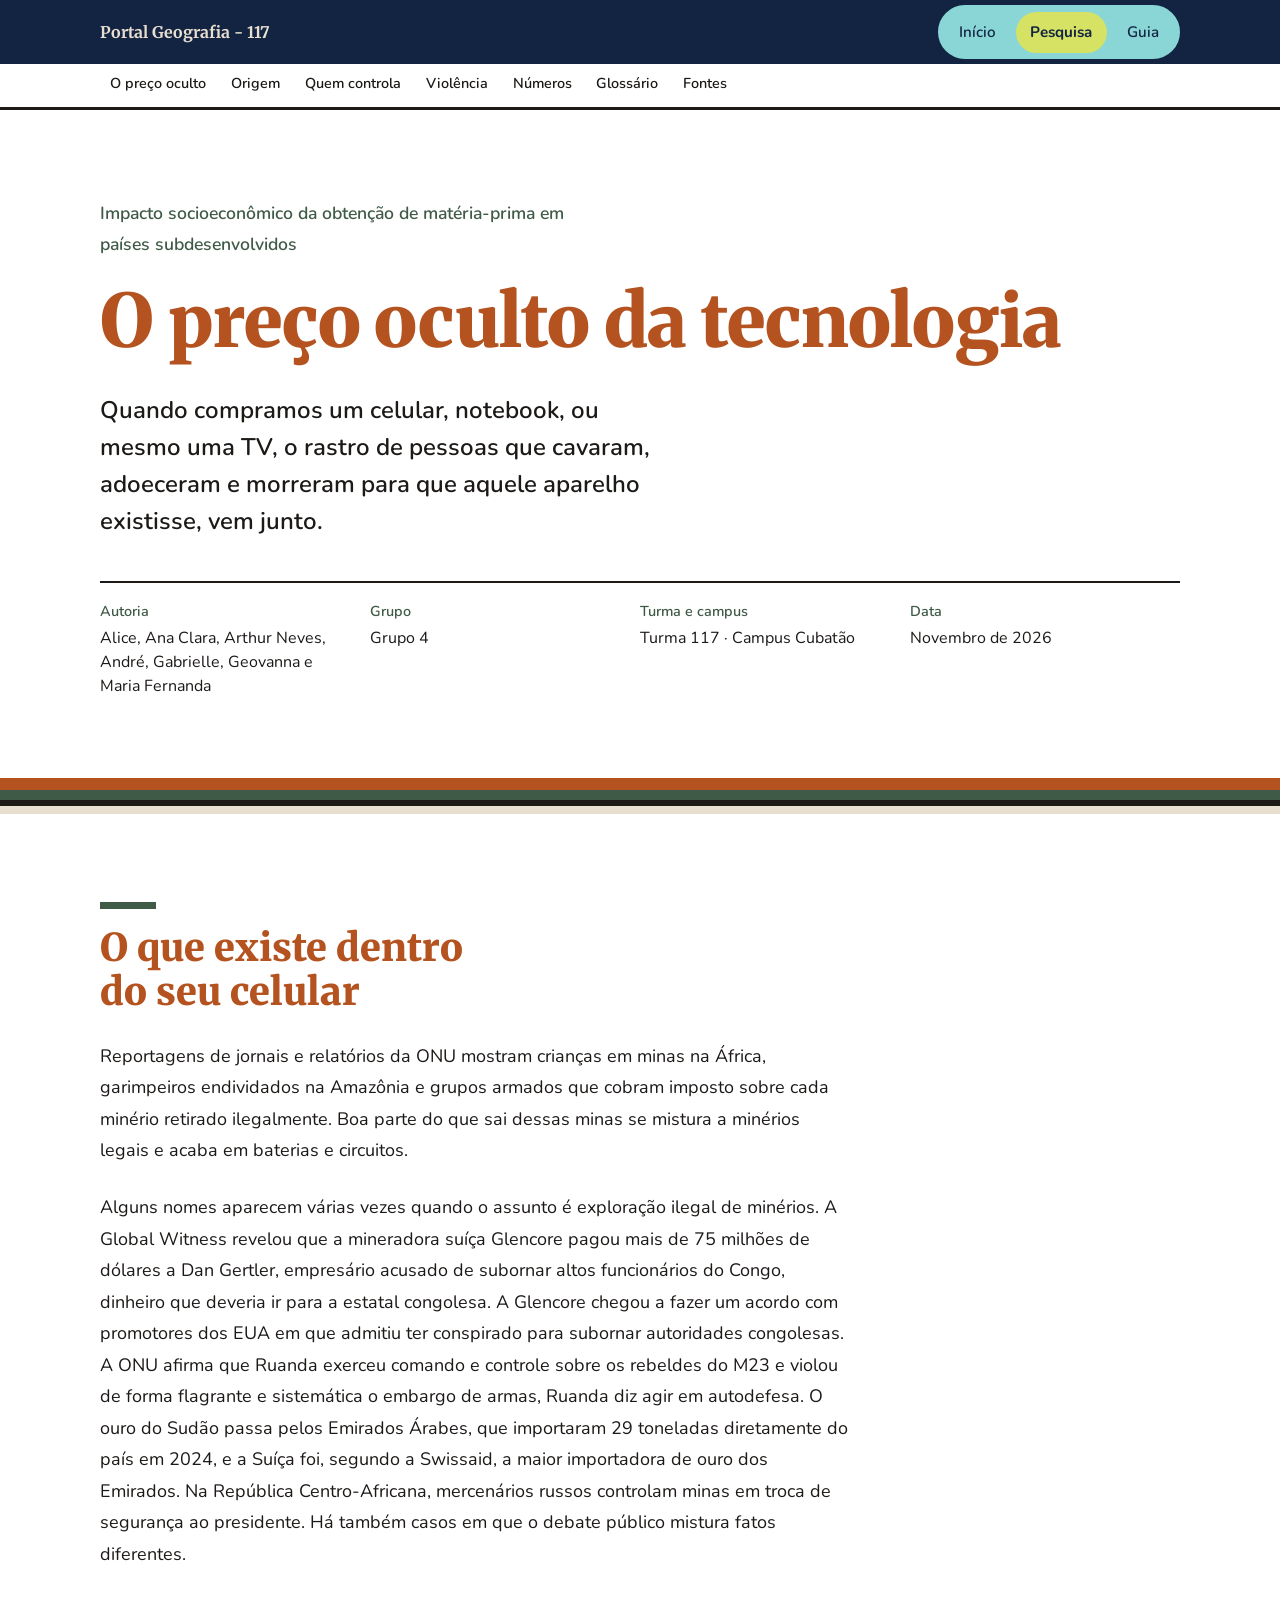
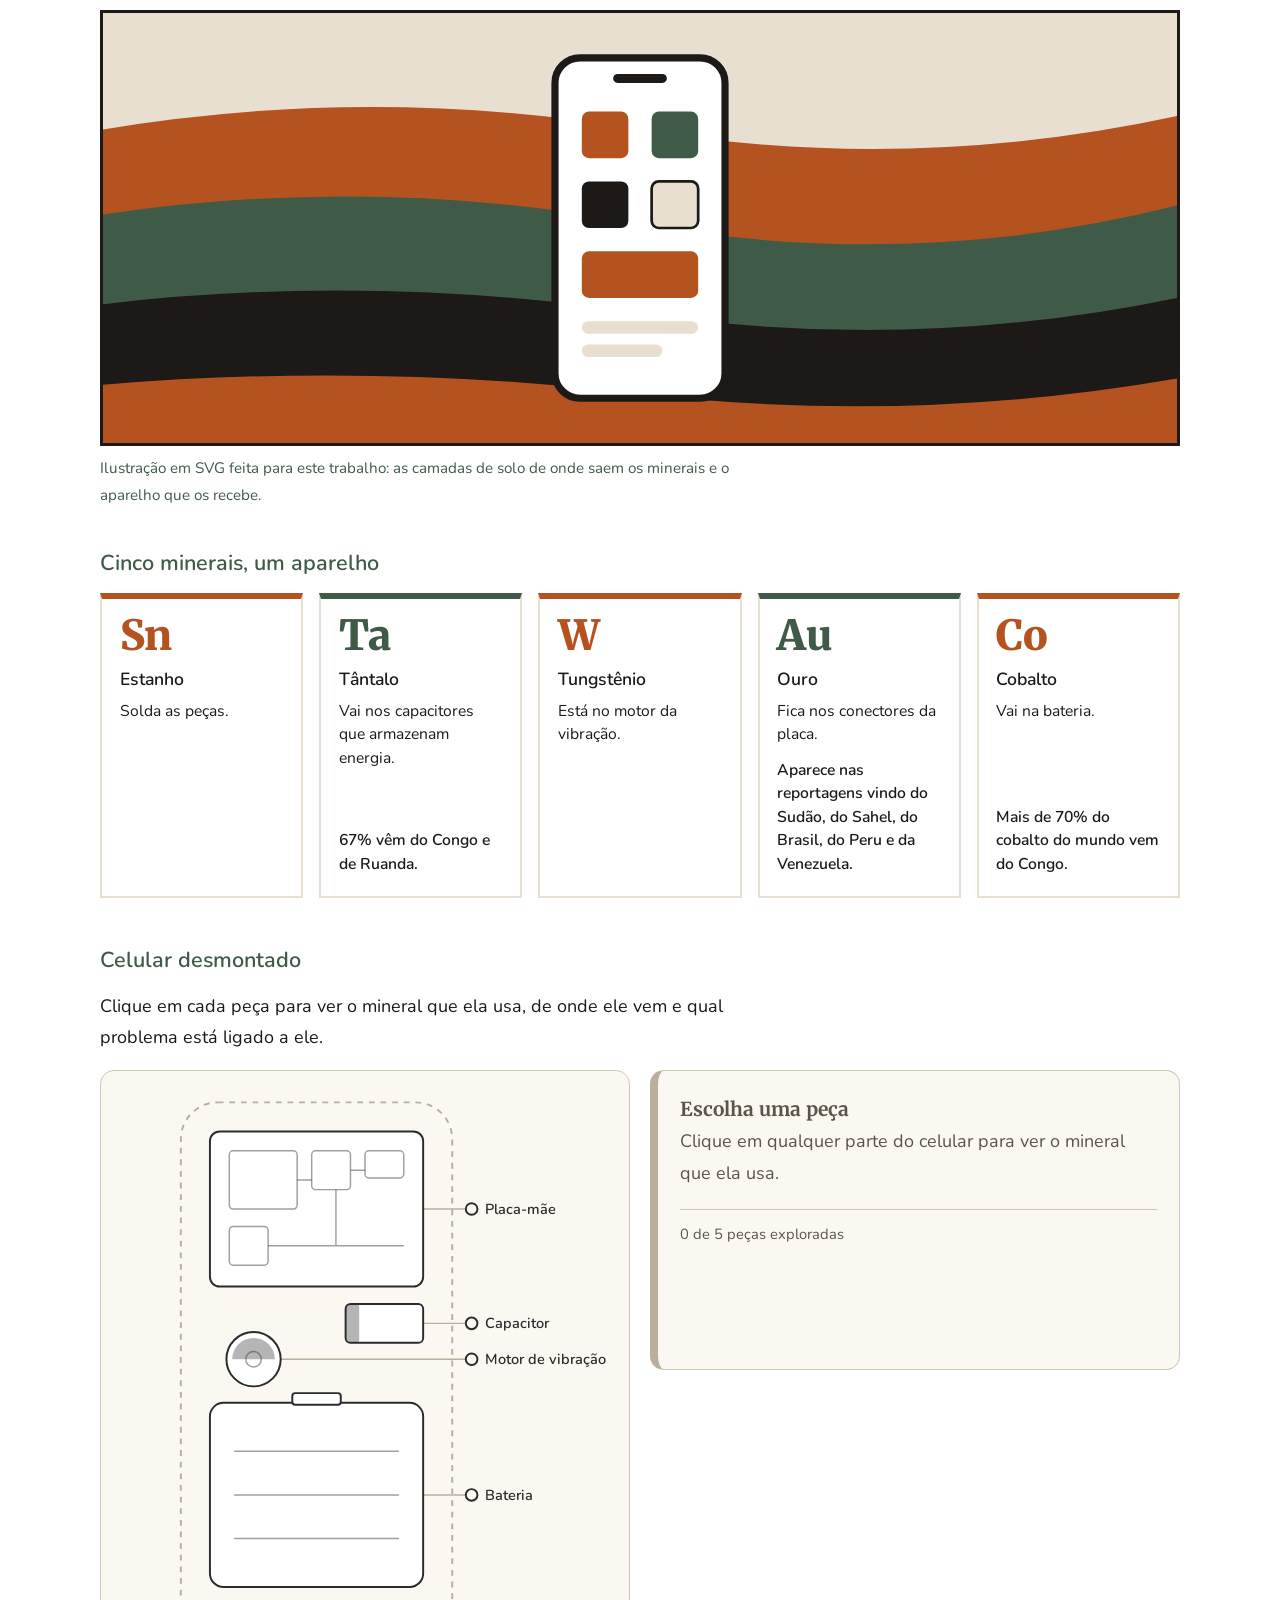
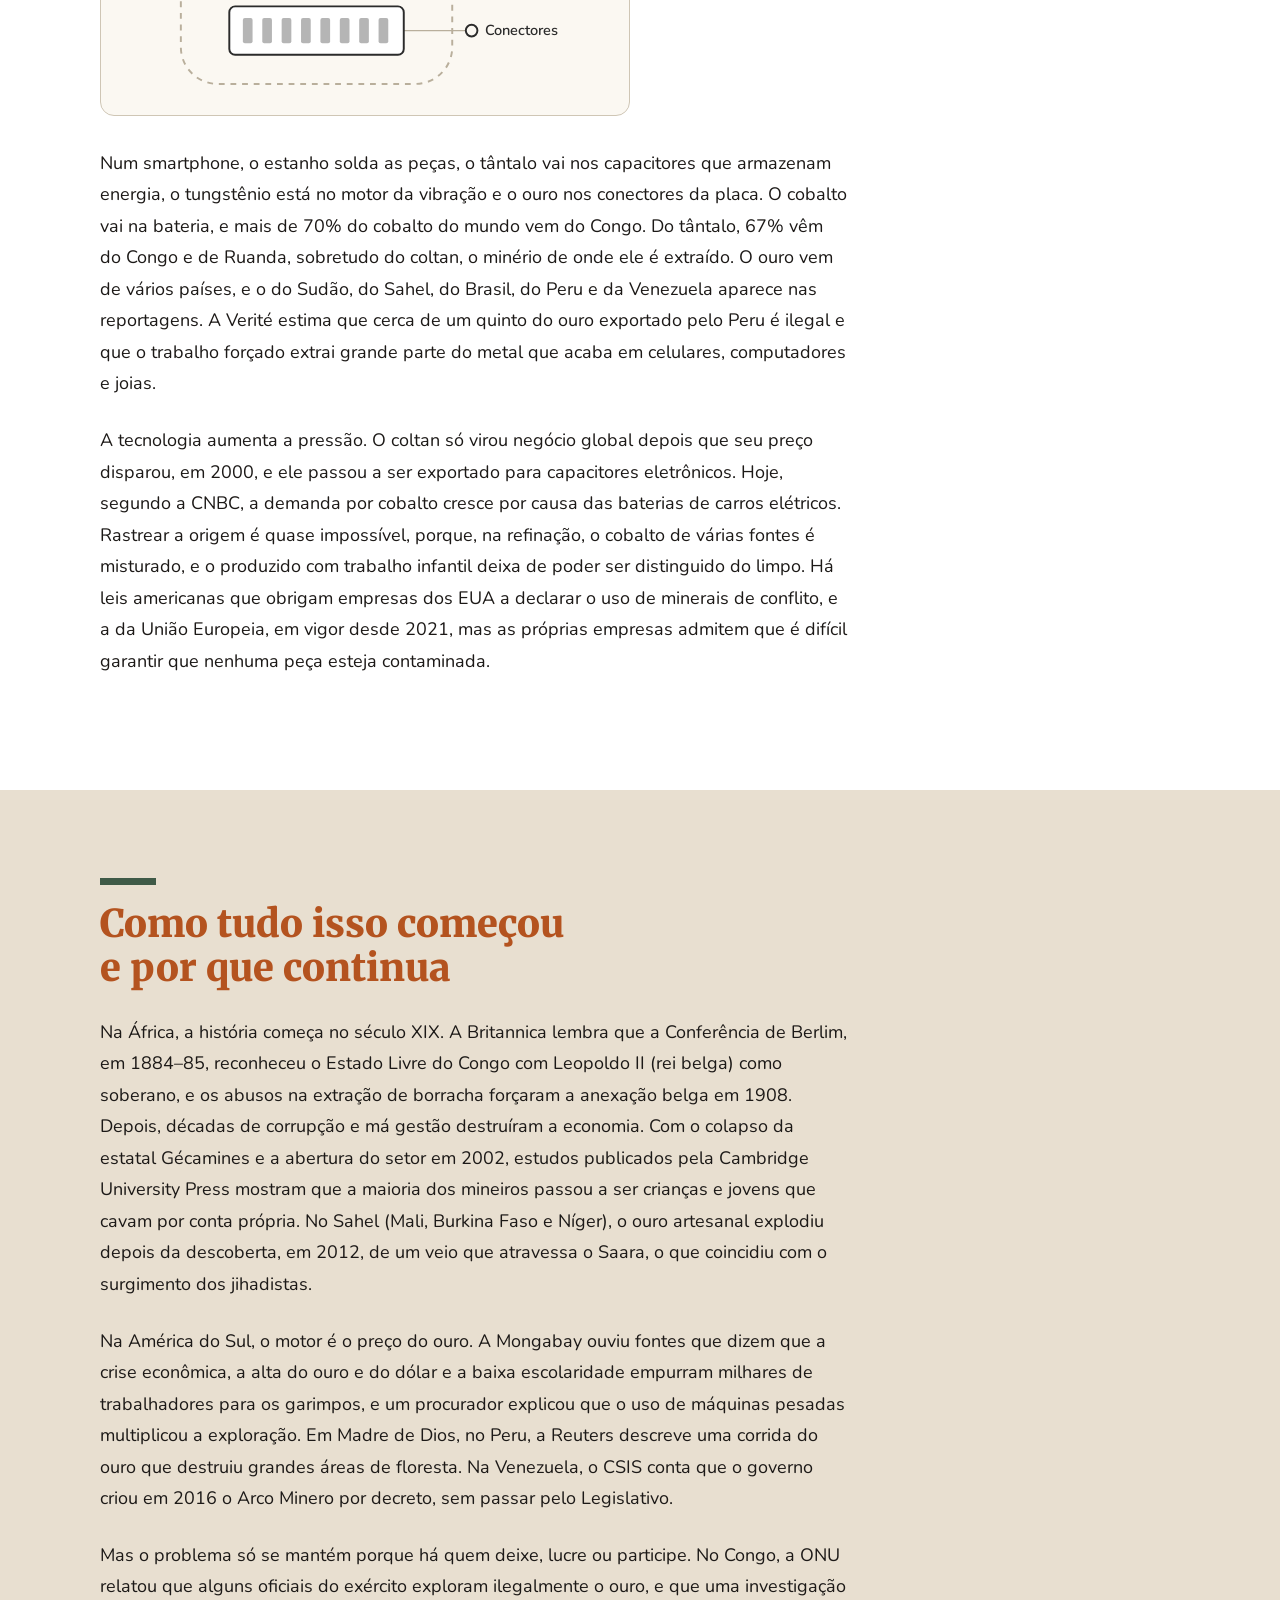
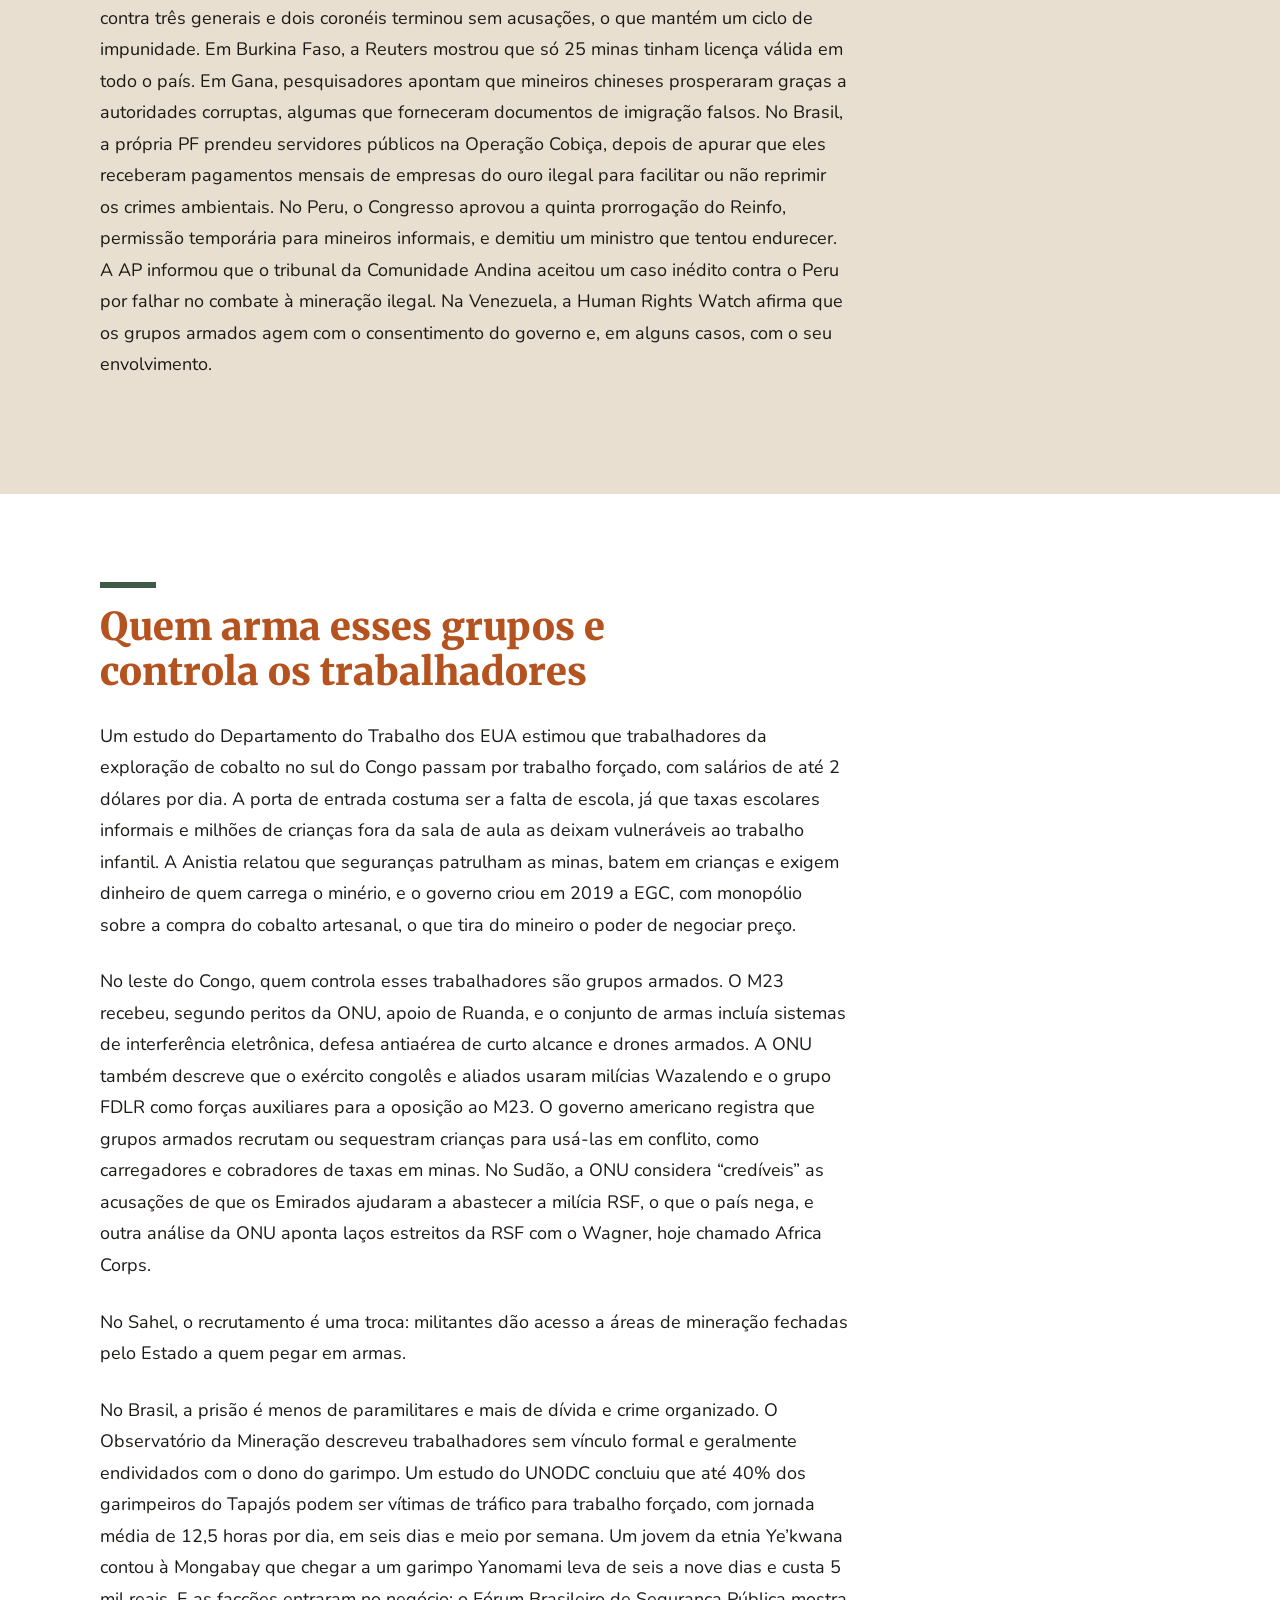
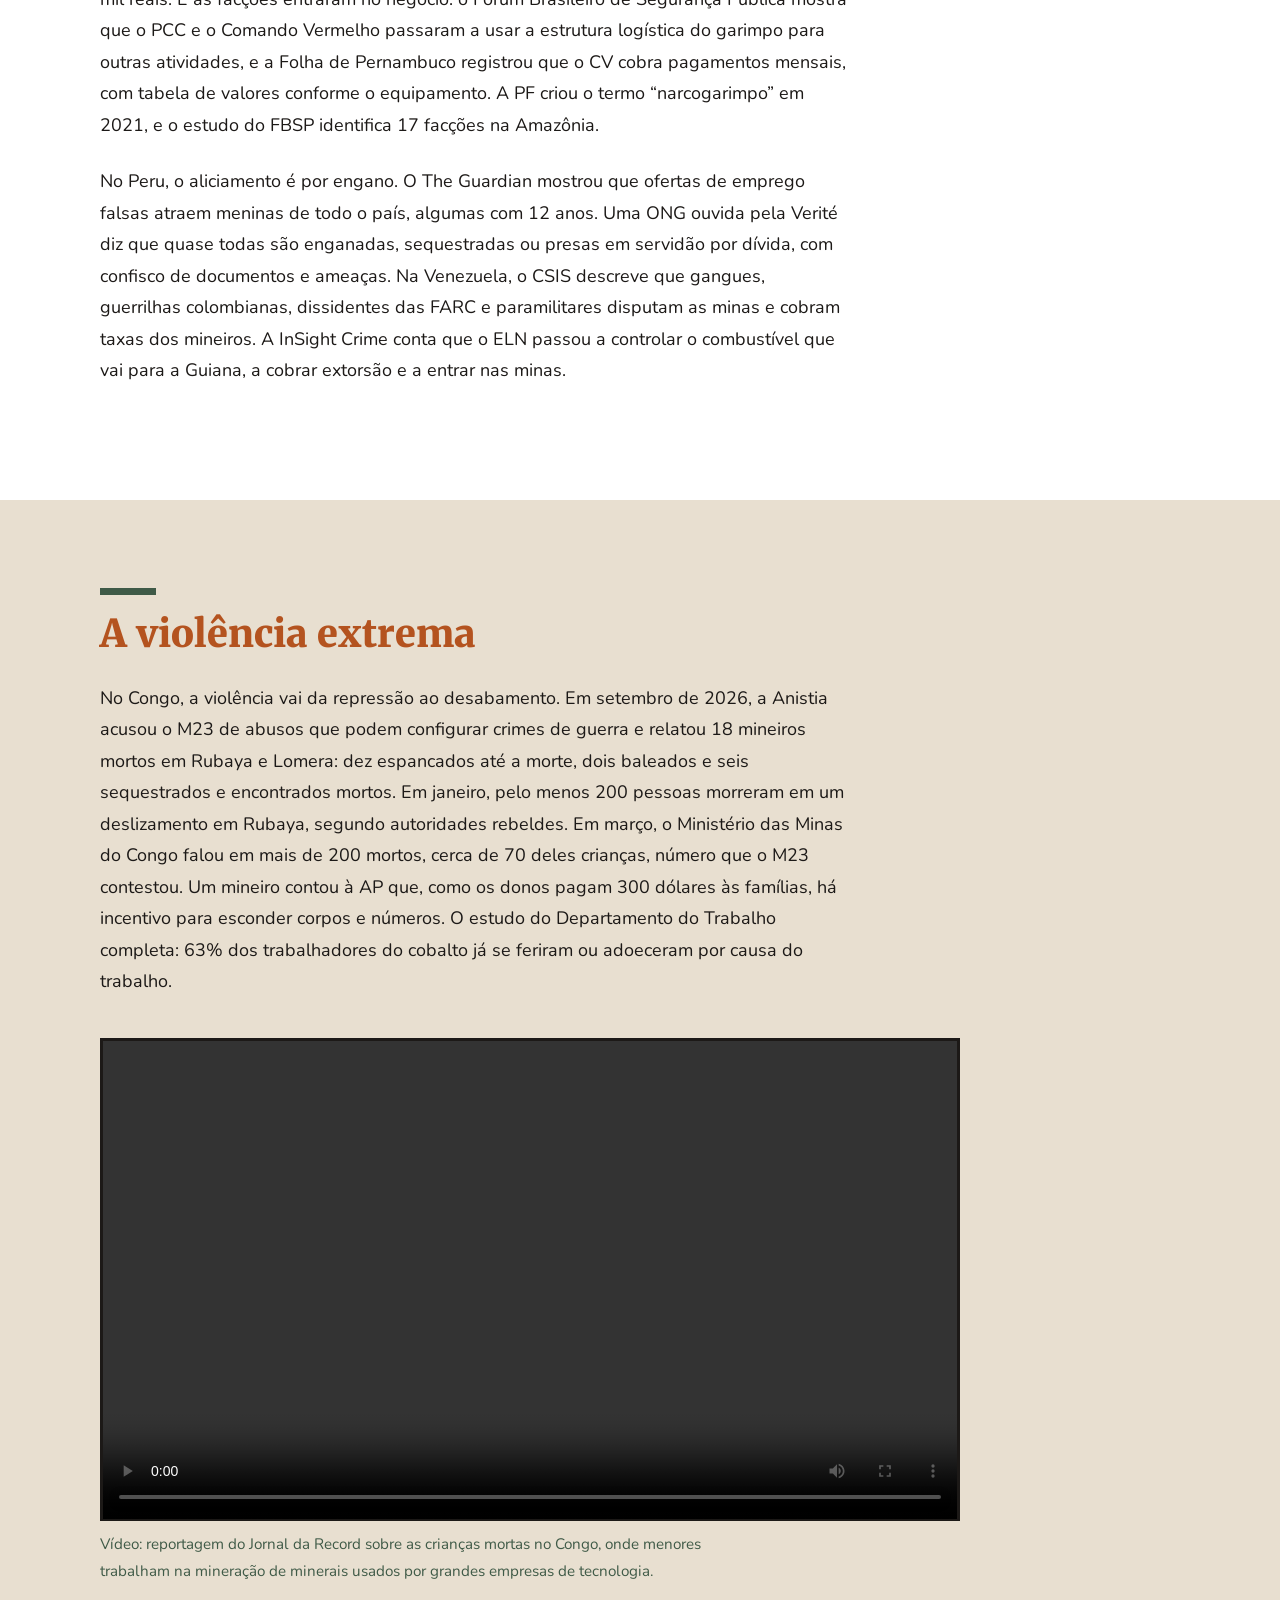
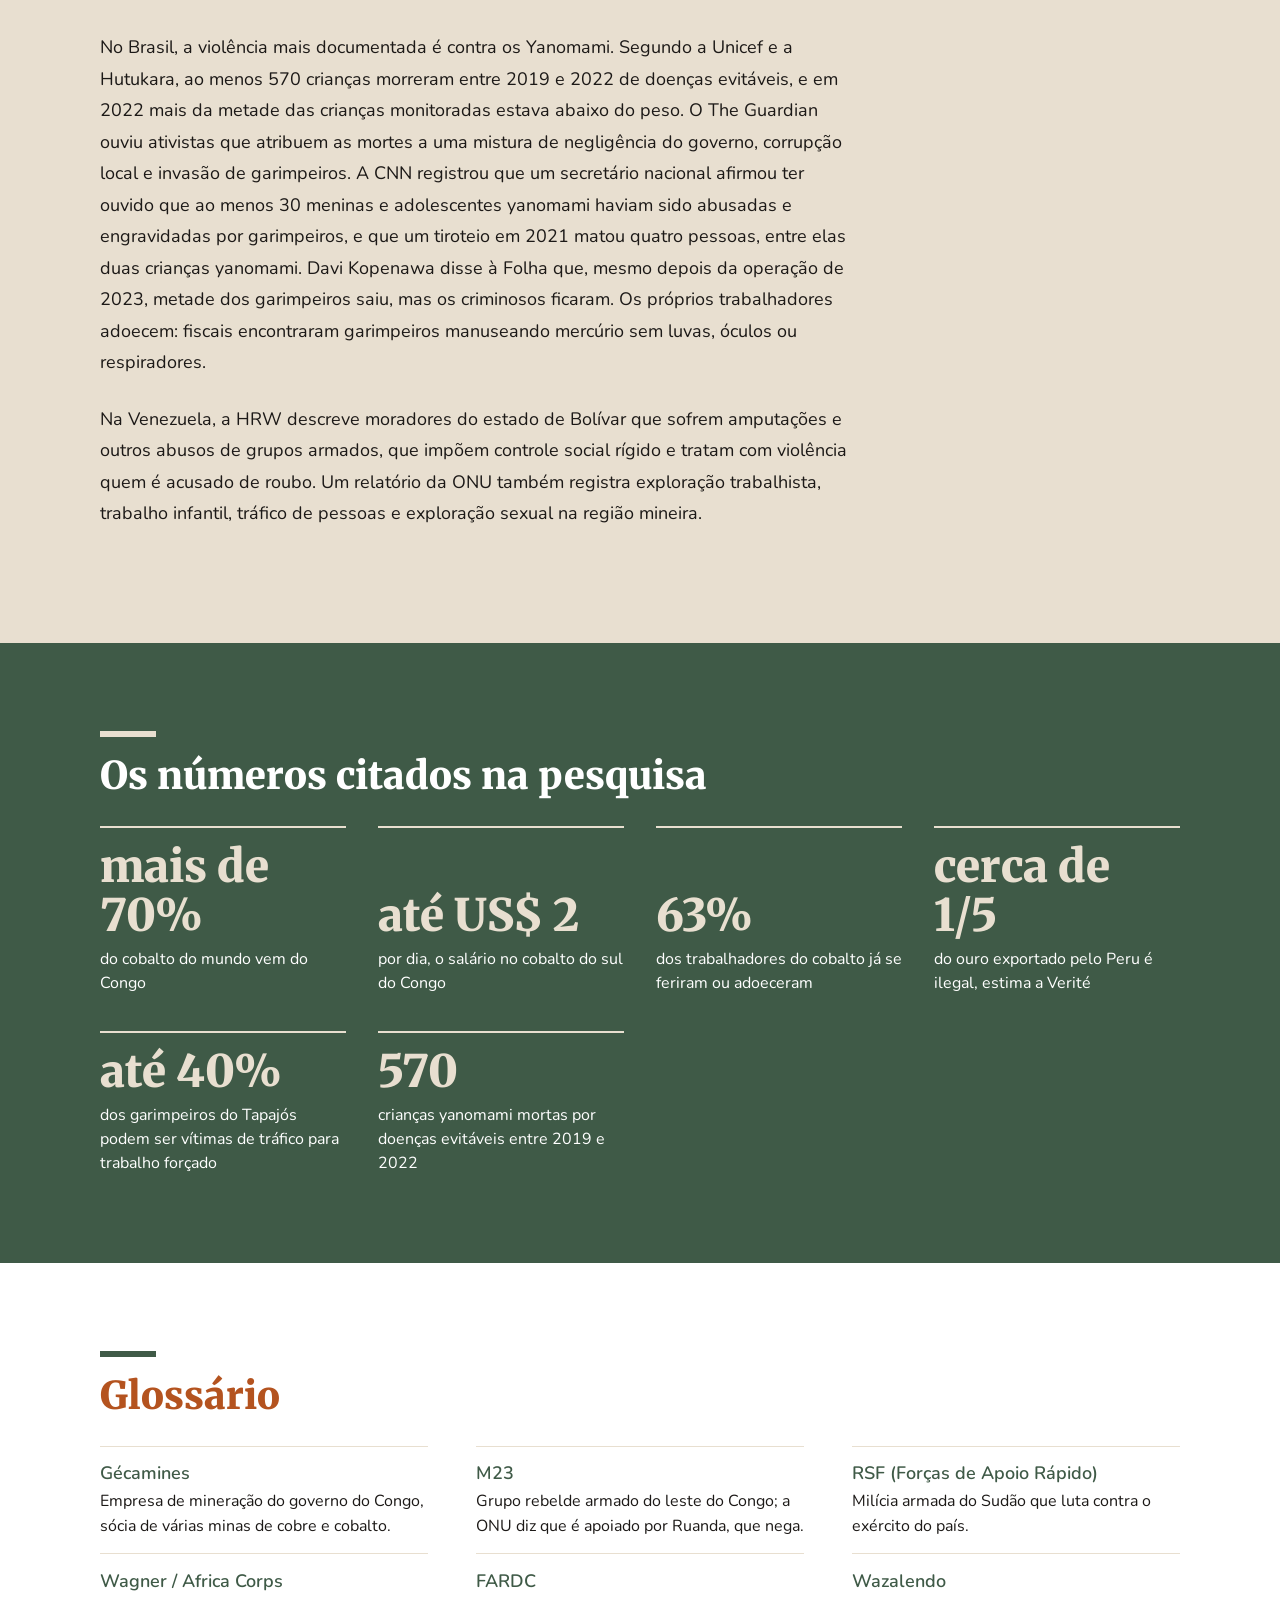
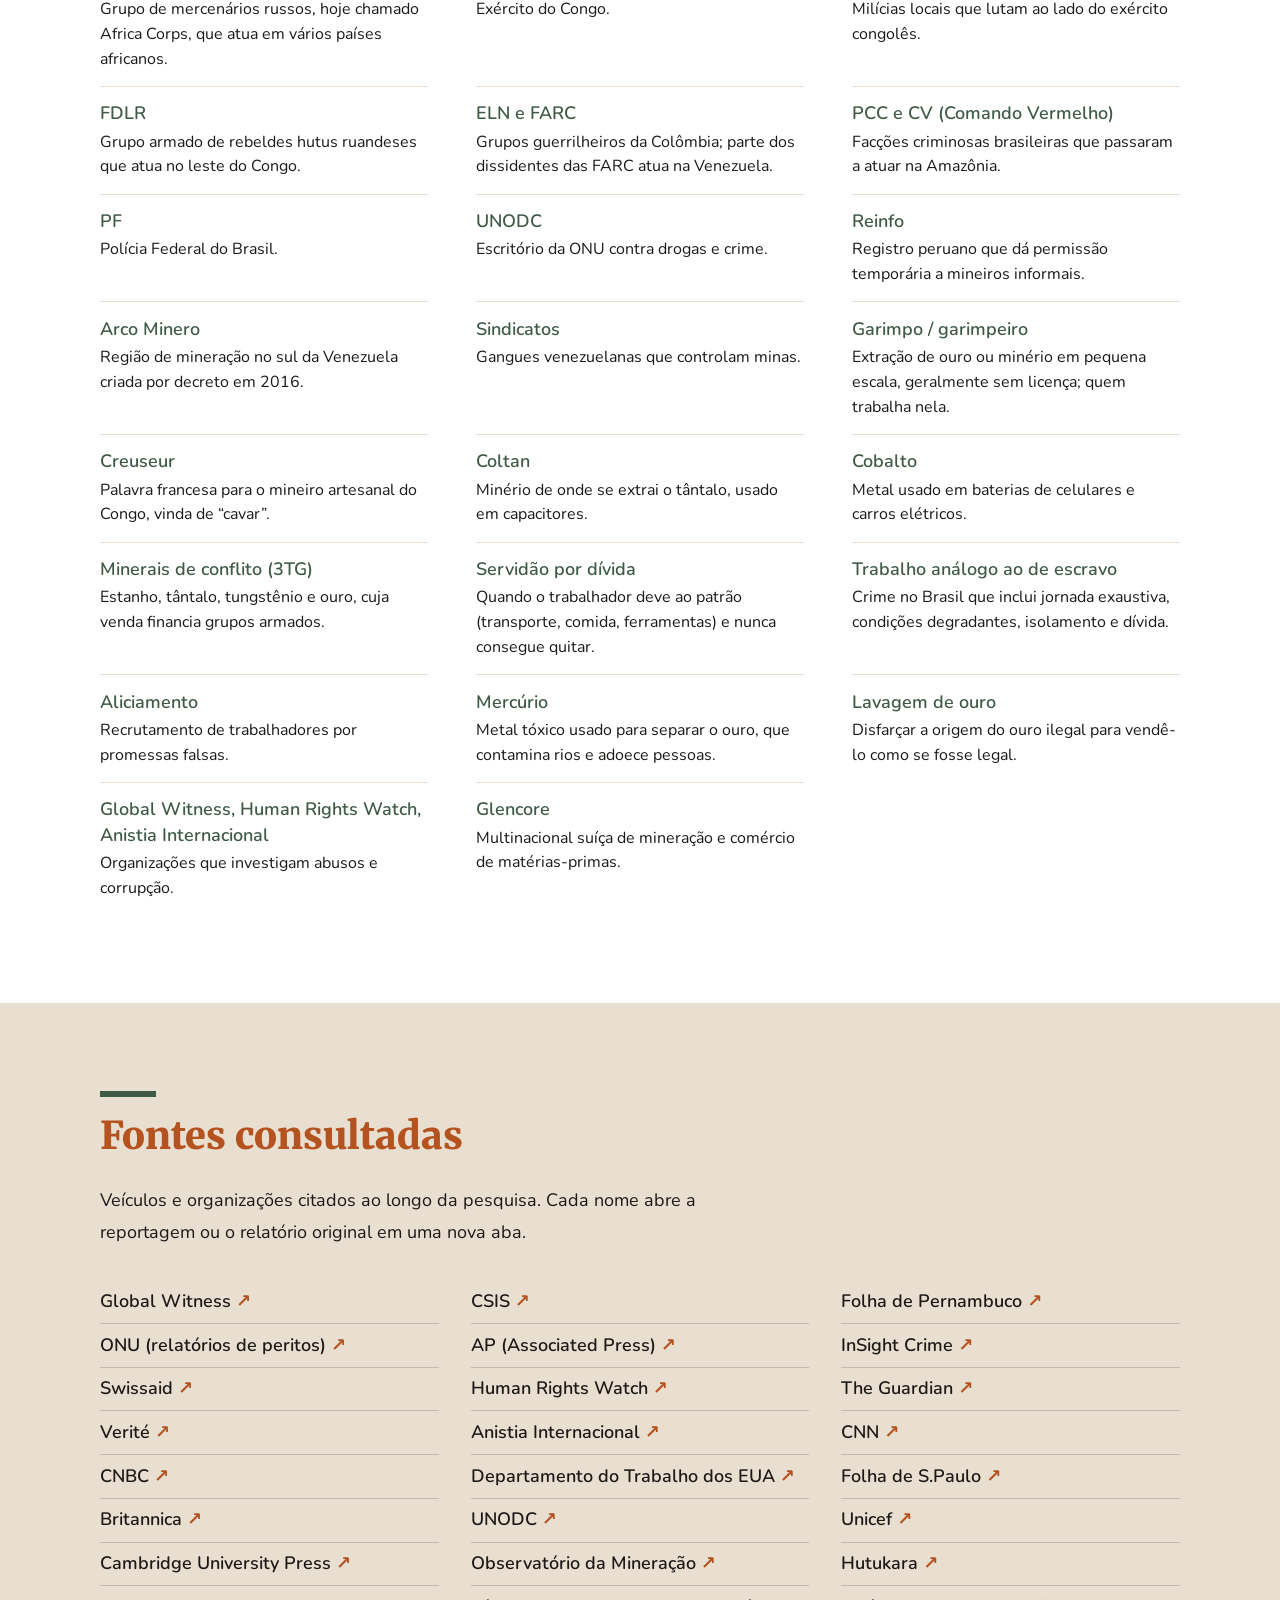
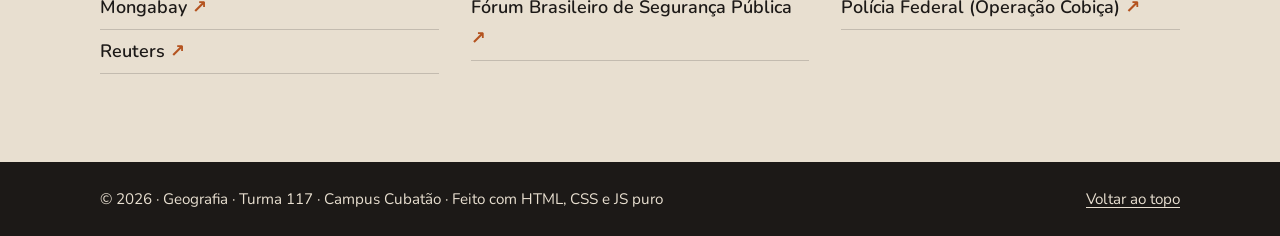
<file: pesquisa.html>
<!DOCTYPE html>
<html lang="pt-BR" class="com-secoes">
<head>
  <meta charset="UTF-8">
  <meta name="viewport" content="width=device-width, initial-scale=1">
  <title>Pesquisa · O preço oculto da tecnologia · Portal Geografia - 117</title>
  <meta name="description" content="Pesquisa sobre o impacto socioeconômico da obtenção de matéria-prima em países subdesenvolvidos.">

  <link rel="preconnect" href="https://fonts.googleapis.com">
  <link rel="preconnect" href="https://fonts.gstatic.com" crossorigin>
  <link href="https://fonts.googleapis.com/css2?family=Merriweather:wght@700;900&family=Nunito:wght@400;600&display=swap" rel="stylesheet">

  <link rel="stylesheet" href="css/style.css">
  <script src="js/index.js" defer></script>
</head>
<body id="topo">
  <a class="pular" href="#conteudo">Pular para o conteúdo</a>

  <header class="topo">
    
    <div class="topo__site">
      <div class="container topo__linha">
        <p class="topo__marca">Portal Geografia - 117</p>
        <nav aria-label="Páginas do portal">
          <ul class="menu menu--paginas">
            <li><a href="index.html">Início</a></li>
            <li><a href="pesquisa.html" aria-current="page">Pesquisa</a></li>
            <li><a href="estilo.html">Guia</a></li>
            <!-- Novas páginas: copie uma linha <li> acima e troque o link e o texto -->
          </ul>
        </nav>
      </div>
    </div>

    
    <div class="topo__secoes">
      <div class="container">
        <nav aria-label="Seções da pesquisa">
          <ul class="menu">
            <li><a href="#preco">O preço oculto</a></li>
            <li><a href="#origem">Origem</a></li>
            <li><a href="#controle">Quem controla</a></li>
            <li><a href="#violencia">Violência</a></li>
            <li><a href="#numeros">Números</a></li>
            <li><a href="#glossario">Glossário</a></li>
            <li><a href="#fontes">Fontes</a></li>
          </ul>
        </nav>
      </div>
    </div>
  </header>

  <main id="conteudo">

    <!-- ========== ABERTURA ========== -->
    <section class="hero">
      <div class="container">
        <p class="hero__tema">Impacto socioeconômico da obtenção de matéria-prima em países subdesenvolvidos</p>
        <h1>O preço oculto da tecnologia</h1>
        <p class="lede">Quando compramos um celular, notebook, ou mesmo uma TV, o rastro de pessoas que cavaram, adoeceram e morreram para que aquele aparelho existisse, vem junto.</p>

        <dl class="ficha">
          <div>
            <dt>Autoria</dt>
            <dd>Alice, Ana Clara, Arthur Neves, André, Gabrielle, Geovanna e Maria Fernanda</dd>
          </div>
          <div>
            <dt>Grupo</dt>
            
            <dd>Grupo 4</dd>
          </div>
          <div>
            <dt>Turma e campus</dt>
            <dd>Turma 117 · Campus Cubatão</dd>
          </div>
          <div>
            <dt>Data</dt>
            <dd><time datetime="2026-11">Novembro de 2026</time></dd>
          </div>
        </dl>
      </div>
    </section>

    <div class="estratos" aria-hidden="true"></div>

    <!-- ========== O PREÇO OCULTO ========== -->
    <section class="secao" id="preco" aria-labelledby="t-preco">
      <div class="container">
        <h2 id="t-preco">O que existe dentro do seu celular</h2>

        <div class="texto">
          <p>Reportagens de jornais e relatórios da ONU mostram crianças em minas na África, garimpeiros endividados na Amazônia e grupos armados que cobram imposto sobre cada minério retirado ilegalmente. Boa parte do que sai dessas minas se mistura a minérios legais e acaba em baterias e circuitos.</p>

          <p>Alguns nomes aparecem várias vezes quando o assunto é exploração ilegal de minérios. A Global Witness revelou que a mineradora suíça Glencore pagou mais de 75 milhões de dólares a Dan Gertler, empresário acusado de subornar altos funcionários do Congo, dinheiro que deveria ir para a estatal congolesa. A Glencore chegou a fazer um acordo com promotores dos EUA em que admitiu ter conspirado para subornar autoridades congolesas. A ONU afirma que Ruanda exerceu comando e controle sobre os rebeldes do M23 e violou de forma flagrante e sistemática o embargo de armas, Ruanda diz agir em autodefesa. O ouro do Sudão passa pelos Emirados Árabes, que importaram 29 toneladas diretamente do país em 2024, e a Suíça foi, segundo a Swissaid, a maior importadora de ouro dos Emirados. Na República Centro-Africana, mercenários russos controlam minas em troca de segurança ao presidente. Há também casos em que o debate público mistura fatos diferentes.</p>
        </div>

        <figure class="figura">
          <img src="img/estratos.svg" width="1200" height="480"
               alt="Ilustração de camadas de terra nas cores terracota, verde-musgo, grafite e areia, com a silhueta de um celular em primeiro plano.">
          <figcaption>Ilustração em SVG feita para este trabalho: as camadas de solo de onde saem os minerais e o aparelho que os recebe.</figcaption>
        </figure>

        <h3>Cinco minerais, um aparelho</h3>
        <ul class="minerais">
          <li>
            <span class="minerais__simbolo" aria-hidden="true">Sn</span>
            <strong>Estanho</strong>
            <p>Solda as peças.</p>
          </li>
          <li>
            <span class="minerais__simbolo" aria-hidden="true">Ta</span>
            <strong>Tântalo</strong>
            <p>Vai nos capacitores que armazenam energia.</p>
            <p class="minerais__origem">67% vêm do Congo e de Ruanda.</p>
          </li>
          <li>
            <span class="minerais__simbolo" aria-hidden="true">W</span>
            <strong>Tungstênio</strong>
            <p>Está no motor da vibração.</p>
          </li>
          <li>
            <span class="minerais__simbolo" aria-hidden="true">Au</span>
            <strong>Ouro</strong>
            <p>Fica nos conectores da placa.</p>
            <p class="minerais__origem">Aparece nas reportagens vindo do Sudão, do Sahel, do Brasil, do Peru e da Venezuela.</p>
          </li>
          <li>
            <span class="minerais__simbolo" aria-hidden="true">Co</span>
            <strong>Cobalto</strong>
            <p>Vai na bateria.</p>
            <p class="minerais__origem">Mais de 70% do cobalto do mundo vem do Congo.</p>
          </li>
        </ul>

        <div class="texto">
          <p>Num smartphone, o estanho solda as peças, o tântalo vai nos capacitores que armazenam energia, o tungstênio está no motor da vibração e o ouro nos conectores da placa. O cobalto vai na bateria, e mais de 70% do cobalto do mundo vem do Congo. Do tântalo, 67% vêm do Congo e de Ruanda, sobretudo do coltan, o minério de onde ele é extraído. O ouro vem de vários países, e o do Sudão, do Sahel, do Brasil, do Peru e da Venezuela aparece nas reportagens. A Verité estima que cerca de um quinto do ouro exportado pelo Peru é ilegal e que o trabalho forçado extrai grande parte do metal que acaba em celulares, computadores e joias.</p>

          <p>A tecnologia aumenta a pressão. O coltan só virou negócio global depois que seu preço disparou, em 2000, e ele passou a ser exportado para capacitores eletrônicos. Hoje, segundo a CNBC, a demanda por cobalto cresce por causa das baterias de carros elétricos. Rastrear a origem é quase impossível, porque, na refinação, o cobalto de várias fontes é misturado, e o produzido com trabalho infantil deixa de poder ser distinguido do limpo. Há leis americanas que obrigam empresas dos EUA a declarar o uso de minerais de conflito, e a da União Europeia, em vigor desde 2021, mas as próprias empresas admitem que é difícil garantir que nenhuma peça esteja contaminada.</p>
        </div>
      </div>
    </section>

    <!-- ========== ORIGEM ========== -->
    <section class="secao secao--areia" id="origem" aria-labelledby="t-origem">
      <div class="container">
        <h2 id="t-origem">Como tudo isso começou e por que continua</h2>

        <div class="texto">
          <p>Na África, a história começa no século XIX. A Britannica lembra que a Conferência de Berlim, em 1884–85, reconheceu o Estado Livre do Congo com Leopoldo II (rei belga) como soberano, e os abusos na extração de borracha forçaram a anexação belga em 1908. Depois, décadas de corrupção e má gestão destruíram a economia. Com o colapso da estatal Gécamines e a abertura do setor em 2002, estudos publicados pela Cambridge University Press mostram que a maioria dos mineiros passou a ser crianças e jovens que cavam por conta própria. No Sahel (Mali, Burkina Faso e Níger), o ouro artesanal explodiu depois da descoberta, em 2012, de um veio que atravessa o Saara, o que coincidiu com o surgimento dos jihadistas.</p>

          <p>Na América do Sul, o motor é o preço do ouro. A Mongabay ouviu fontes que dizem que a crise econômica, a alta do ouro e do dólar e a baixa escolaridade empurram milhares de trabalhadores para os garimpos, e um procurador explicou que o uso de máquinas pesadas multiplicou a exploração. Em Madre de Dios, no Peru, a Reuters descreve uma corrida do ouro que destruiu grandes áreas de floresta. Na Venezuela, o CSIS conta que o governo criou em 2016 o Arco Minero por decreto, sem passar pelo Legislativo.</p>

          <p>Mas o problema só se mantém porque há quem deixe, lucre ou participe. No Congo, a ONU relatou que alguns oficiais do exército exploram ilegalmente o ouro, e que uma investigação contra três generais e dois coronéis terminou sem acusações, o que mantém um ciclo de impunidade. Em Burkina Faso, a Reuters mostrou que só 25 minas tinham licença válida em todo o país. Em Gana, pesquisadores apontam que mineiros chineses prosperaram graças a autoridades corruptas, algumas que forneceram documentos de imigração falsos. No Brasil, a própria PF prendeu servidores públicos na Operação Cobiça, depois de apurar que eles receberam pagamentos mensais de empresas do ouro ilegal para facilitar ou não reprimir os crimes ambientais. No Peru, o Congresso aprovou a quinta prorrogação do Reinfo, permissão temporária para mineiros informais, e demitiu um ministro que tentou endurecer. A AP informou que o tribunal da Comunidade Andina aceitou um caso inédito contra o Peru por falhar no combate à mineração ilegal. Na Venezuela, a Human Rights Watch afirma que os grupos armados agem com o consentimento do governo e, em alguns casos, com o seu envolvimento.</p>
        </div>
      </div>
    </section>

    <!-- ========== QUEM CONTROLA ========== -->
    <section class="secao" id="controle" aria-labelledby="t-controle">
      <div class="container">
        <h2 id="t-controle">Quem arma esses grupos e controla os trabalhadores</h2>

        <div class="texto">
          <p>Um estudo do Departamento do Trabalho dos EUA estimou que trabalhadores da exploração de cobalto no sul do Congo passam por trabalho forçado, com salários de até 2 dólares por dia. A porta de entrada costuma ser a falta de escola, já que taxas escolares informais e milhões de crianças fora da sala de aula as deixam vulneráveis ao trabalho infantil. A Anistia relatou que seguranças patrulham as minas, batem em crianças e exigem dinheiro de quem carrega o minério, e o governo criou em 2019 a EGC, com monopólio sobre a compra do cobalto artesanal, o que tira do mineiro o poder de negociar preço.</p>

          <p>No leste do Congo, quem controla esses trabalhadores são grupos armados. O M23 recebeu, segundo peritos da ONU, apoio de Ruanda, e o conjunto de armas incluía sistemas de interferência eletrônica, defesa antiaérea de curto alcance e drones armados. A ONU também descreve que o exército congolês e aliados usaram milícias Wazalendo e o grupo FDLR como forças auxiliares para a oposição ao M23. O governo americano registra que grupos armados recrutam ou sequestram crianças para usá-las em conflito, como carregadores e cobradores de taxas em minas. No Sudão, a ONU considera “credíveis” as acusações de que os Emirados ajudaram a abastecer a milícia RSF, o que o país nega, e outra análise da ONU aponta laços estreitos da RSF com o Wagner, hoje chamado Africa Corps.</p>

          <p>No Sahel, o recrutamento é uma troca: militantes dão acesso a áreas de mineração fechadas pelo Estado a quem pegar em armas.</p>

          <p>No Brasil, a prisão é menos de paramilitares e mais de dívida e crime organizado. O Observatório da Mineração descreveu trabalhadores sem vínculo formal e geralmente endividados com o dono do garimpo. Um estudo do UNODC concluiu que até 40% dos garimpeiros do Tapajós podem ser vítimas de tráfico para trabalho forçado, com jornada média de 12,5 horas por dia, em seis dias e meio por semana. Um jovem da etnia Ye’kwana contou à Mongabay que chegar a um garimpo Yanomami leva de seis a nove dias e custa 5 mil reais. E as facções entraram no negócio: o Fórum Brasileiro de Segurança Pública mostra que o PCC e o Comando Vermelho passaram a usar a estrutura logística do garimpo para outras atividades, e a Folha de Pernambuco registrou que o CV cobra pagamentos mensais, com tabela de valores conforme o equipamento. A PF criou o termo “narcogarimpo” em 2021, e o estudo do FBSP identifica 17 facções na Amazônia.</p>

          <p>No Peru, o aliciamento é por engano. O The Guardian mostrou que ofertas de emprego falsas atraem meninas de todo o país, algumas com 12 anos. Uma ONG ouvida pela Verité diz que quase todas são enganadas, sequestradas ou presas em servidão por dívida, com confisco de documentos e ameaças. Na Venezuela, o CSIS descreve que gangues, guerrilhas colombianas, dissidentes das FARC e paramilitares disputam as minas e cobram taxas dos mineiros. A InSight Crime conta que o ELN passou a controlar o combustível que vai para a Guiana, a cobrar extorsão e a entrar nas minas.</p>
        </div>
      </div>
    </section>

    <!-- ========== VIOLÊNCIA ========== -->
    <section class="secao secao--areia" id="violencia" aria-labelledby="t-violencia">
      <div class="container">
        <h2 id="t-violencia">A violência extrema</h2>

        <div class="texto">
          <p>No Congo, a violência vai da repressão ao desabamento. Em setembro de 2026, a Anistia acusou o M23 de abusos que podem configurar crimes de guerra e relatou 18 mineiros mortos em Rubaya e Lomera: dez espancados até a morte, dois baleados e seis sequestrados e encontrados mortos. Em janeiro, pelo menos 200 pessoas morreram em um deslizamento em Rubaya, segundo autoridades rebeldes. Em março, o Ministério das Minas do Congo falou em mais de 200 mortos, cerca de 70 deles crianças, número que o M23 contestou. Um mineiro contou à AP que, como os donos pagam 300 dólares às famílias, há incentivo para esconder corpos e números. O estudo do Departamento do Trabalho completa: 63% dos trabalhadores do cobalto já se feriram ou adoeceram por causa do trabalho.</p>
        </div>

      
        <figure class="figura figura--video">
          <video controls preload="metadata" width="1280" height="720">
            <source src="video/jornalrecord.mp4" type="video/mp4">
            Seu navegador não reproduz vídeos. A reportagem é do Jornal da Record, sobre crianças que trabalham na mineração no Congo.
          </video>
          <figcaption>Vídeo: reportagem do Jornal da Record sobre as crianças mortas no Congo, onde menores trabalham na mineração de minerais usados por grandes empresas de tecnologia.</figcaption>
        </figure>

        <div class="texto">

          <p>No Brasil, a violência mais documentada é contra os Yanomami. Segundo a Unicef e a Hutukara, ao menos 570 crianças morreram entre 2019 e 2022 de doenças evitáveis, e em 2022 mais da metade das crianças monitoradas estava abaixo do peso. O The Guardian ouviu ativistas que atribuem as mortes a uma mistura de negligência do governo, corrupção local e invasão de garimpeiros. A CNN registrou que um secretário nacional afirmou ter ouvido que ao menos 30 meninas e adolescentes yanomami haviam sido abusadas e engravidadas por garimpeiros, e que um tiroteio em 2021 matou quatro pessoas, entre elas duas crianças yanomami. Davi Kopenawa disse à Folha que, mesmo depois da operação de 2023, metade dos garimpeiros saiu, mas os criminosos ficaram. Os próprios trabalhadores adoecem: fiscais encontraram garimpeiros manuseando mercúrio sem luvas, óculos ou respiradores.</p>

          <p>Na Venezuela, a HRW descreve moradores do estado de Bolívar que sofrem amputações e outros abusos de grupos armados, que impõem controle social rígido e tratam com violência quem é acusado de roubo. Um relatório da ONU também registra exploração trabalhista, trabalho infantil, tráfico de pessoas e exploração sexual na região mineira.</p>
        </div>
      </div>
    </section>

    <!-- ========== NÚMEROS ========== -->
    <section class="numeros" id="numeros" aria-labelledby="t-numeros">
      <div class="container">
        <h2 id="t-numeros">Os números citados na pesquisa</h2>
        <dl class="numeros__grade">
          <div>
            <dt>do cobalto do mundo vem do Congo</dt>
            <dd>mais de 70%</dd>
          </div>
          <div>
            <dt>por dia, o salário no cobalto do sul do Congo</dt>
            <dd>até US$ 2</dd>
          </div>
          <div>
            <dt>dos trabalhadores do cobalto já se feriram ou adoeceram</dt>
            <dd>63%</dd>
          </div>
          <div>
            <dt>do ouro exportado pelo Peru é ilegal, estima a Verité</dt>
            <dd>cerca de 1/5</dd>
          </div>
          <div>
            <dt>dos garimpeiros do Tapajós podem ser vítimas de tráfico para trabalho forçado</dt>
            <dd>até 40%</dd>
          </div>
          <div>
            <dt>crianças yanomami mortas por doenças evitáveis entre 2019 e 2022</dt>
            <dd>570</dd>
          </div>
        </dl>
      </div>
    </section>

    <!-- ========== GLOSSÁRIO ========== -->
    <section class="secao" id="glossario" aria-labelledby="t-glossario">
      <div class="container">
        <h2 id="t-glossario">Glossário</h2>
        <dl class="glossario">
          <div><dt>Gécamines</dt><dd>Empresa de mineração do governo do Congo, sócia de várias minas de cobre e cobalto.</dd></div>
          <div><dt>M23</dt><dd>Grupo rebelde armado do leste do Congo; a ONU diz que é apoiado por Ruanda, que nega.</dd></div>
          <div><dt>RSF (Forças de Apoio Rápido)</dt><dd>Milícia armada do Sudão que luta contra o exército do país.</dd></div>
          <div><dt>Wagner / Africa Corps</dt><dd>Grupo de mercenários russos, hoje chamado Africa Corps, que atua em vários países africanos.</dd></div>
          <div><dt>FARDC</dt><dd>Exército do Congo.</dd></div>
          <div><dt>Wazalendo</dt><dd>Milícias locais que lutam ao lado do exército congolês.</dd></div>
          <div><dt>FDLR</dt><dd>Grupo armado de rebeldes hutus ruandeses que atua no leste do Congo.</dd></div>
          <div><dt>ELN e FARC</dt><dd>Grupos guerrilheiros da Colômbia; parte dos dissidentes das FARC atua na Venezuela.</dd></div>
          <div><dt>PCC e CV (Comando Vermelho)</dt><dd>Facções criminosas brasileiras que passaram a atuar na Amazônia.</dd></div>
          <div><dt>PF</dt><dd>Polícia Federal do Brasil.</dd></div>
          <div><dt>UNODC</dt><dd>Escritório da ONU contra drogas e crime.</dd></div>
          <div><dt>Reinfo</dt><dd>Registro peruano que dá permissão temporária a mineiros informais.</dd></div>
          <div><dt>Arco Minero</dt><dd>Região de mineração no sul da Venezuela criada por decreto em 2016.</dd></div>
          <div><dt>Sindicatos</dt><dd>Gangues venezuelanas que controlam minas.</dd></div>
          <div><dt>Garimpo / garimpeiro</dt><dd>Extração de ouro ou minério em pequena escala, geralmente sem licença; quem trabalha nela.</dd></div>
          <div><dt>Creuseur</dt><dd>Palavra francesa para o mineiro artesanal do Congo, vinda de “cavar”.</dd></div>
          <div><dt>Coltan</dt><dd>Minério de onde se extrai o tântalo, usado em capacitores.</dd></div>
          <div><dt>Cobalto</dt><dd>Metal usado em baterias de celulares e carros elétricos.</dd></div>
          <div><dt>Minerais de conflito (3TG)</dt><dd>Estanho, tântalo, tungstênio e ouro, cuja venda financia grupos armados.</dd></div>
          <div><dt>Servidão por dívida</dt><dd>Quando o trabalhador deve ao patrão (transporte, comida, ferramentas) e nunca consegue quitar.</dd></div>
          <div><dt>Trabalho análogo ao de escravo</dt><dd>Crime no Brasil que inclui jornada exaustiva, condições degradantes, isolamento e dívida.</dd></div>
          <div><dt>Aliciamento</dt><dd>Recrutamento de trabalhadores por promessas falsas.</dd></div>
          <div><dt>Mercúrio</dt><dd>Metal tóxico usado para separar o ouro, que contamina rios e adoece pessoas.</dd></div>
          <div><dt>Lavagem de ouro</dt><dd>Disfarçar a origem do ouro ilegal para vendê-lo como se fosse legal.</dd></div>
          <div><dt>Global Witness, Human Rights Watch, Anistia Internacional</dt><dd>Organizações que investigam abusos e corrupção.</dd></div>
          <div><dt>Glencore</dt><dd>Multinacional suíça de mineração e comércio de matérias-primas.</dd></div>
        </dl>
      </div>
    </section>

    <!-- ========== FONTES ========== -->
    <section class="secao secao--areia" id="fontes" aria-labelledby="t-fontes">
      <div class="container">
        <h2 id="t-fontes">Fontes consultadas</h2>
        <p class="texto-curto">Veículos e organizações citados ao longo da pesquisa. Cada nome abre a reportagem ou o relatório original em uma nova aba.</p>

        
        <ul class="fontes">
  <li><a href="https://www.globalwitness.org/" target="_blank" rel="noopener">Global Witness</a></li>
  <li><a href="https://www.un.org/" target="_blank" rel="noopener">ONU (relatórios de peritos)</a></li>
  <li><a href="https://www.swissaid.ch/en/" target="_blank" rel="noopener">Swissaid</a></li>
  <li><a href="https://verite.org/" target="_blank" rel="noopener">Verité</a></li>
  <li><a href="https://www.cnbc.com/" target="_blank" rel="noopener">CNBC</a></li>
  <li><a href="https://www.britannica.com/" target="_blank" rel="noopener">Britannica</a></li>
  <li><a href="https://www.cambridge.org/" target="_blank" rel="noopener">Cambridge University Press</a></li>
  <li><a href="https://news.mongabay.com/" target="_blank" rel="noopener">Mongabay</a></li>
  <li><a href="https://www.reuters.com/" target="_blank" rel="noopener">Reuters</a></li>
  <li><a href="https://www.csis.org/" target="_blank" rel="noopener">CSIS</a></li>
  <li><a href="https://apnews.com/" target="_blank" rel="noopener">AP (Associated Press)</a></li>
  <li><a href="https://www.hrw.org/" target="_blank" rel="noopener">Human Rights Watch</a></li>
  <li><a href="https://www.amnesty.org/" target="_blank" rel="noopener">Anistia Internacional</a></li>
  <li><a href="https://www.dol.gov/agencies/ilab" target="_blank" rel="noopener">Departamento do Trabalho dos EUA</a></li>
  <li><a href="https://www.unodc.org/" target="_blank" rel="noopener">UNODC</a></li>
  <li><a href="https://observatoriodamineracao.com.br/" target="_blank" rel="noopener">Observatório da Mineração</a></li>
  <li><a href="https://forumseguranca.org.br/" target="_blank" rel="noopener">Fórum Brasileiro de Segurança Pública</a></li>
  <li><a href="https://www.folhape.com.br/" target="_blank" rel="noopener">Folha de Pernambuco</a></li>
  <li><a href="https://insightcrime.org/" target="_blank" rel="noopener">InSight Crime</a></li>
  <li><a href="https://www.theguardian.com/" target="_blank" rel="noopener">The Guardian</a></li>
  <li><a href="https://www.cnn.com/" target="_blank" rel="noopener">CNN</a></li>
  <li><a href="https://www.folha.uol.com.br/" target="_blank" rel="noopener">Folha de S.Paulo</a></li>
  <li><a href="https://www.unicef.org/" target="_blank" rel="noopener">Unicef</a></li>
  <li><a href="https://www.hutukara.org/" target="_blank" rel="noopener">Hutukara</a></li>
  <li><a href="https://www.gov.br/pf/pt-br" target="_blank" rel="noopener">Polícia Federal (Operação Cobiça)</a></li>
</ul>
      </div>
    </section>

  </main>

  <footer class="rodape">
    <div class="container rodape__linha">
      <p>© 2026 · Geografia · Turma 117 · Campus Cubatão · Feito com HTML, CSS e JS puro</p>
      <p><a href="#topo">Voltar ao topo</a></p>
    </div>
  </footer>
</body>
</html>
</file>
<file: css/style.css>
/* ---------- 1. PALETA (5 cores) e tipografia ---------- */
:root {
  /* Cores e papéis */
  --fundo: #FFFFFF;        /* branco: fundo / base */
  --texto: #1C1917;        /* grafite carvão: texto */
  --primaria: #B4531F;     /* terracota ferrugem: títulos, links, destaques */
  --secundaria: #3F5A47;   /* verde musgo escuro: faixas, cards, botões */
  --apoio: #E8DFD0;        /* areia mineral: fundos de seção, bordas suaves */

  /* Cores da identidade compartilhada do portal (usadas somente no menu principal) */
  --portal-marinho: #132442;
  --portal-azul: #3551A4;
  --portal-agua: #8AD6D6;
  --portal-lima: #D6E264;

  --cor-destaque: var(--primaria);
  --cor-acento: var(--secundaria);
  --cor-link: var(--primaria);

  --fonte-titulo: "Merriweather", Georgia, "Times New Roman", serif;
  --fonte-texto: "Nunito", system-ui, -apple-system, "Segoe UI", sans-serif;
  --fonte-sub: var(--fonte-texto); 

  --largura: 1080px;
  --leitura: 68ch;
  --espaco: clamp(3rem, 7vw, 5.5rem);
}

/* ---------- 2. BASE ---------- */
*, *::before, *::after { box-sizing: border-box; }

html { scroll-behavior: smooth; scroll-padding-top: var(--topo-altura, 4.5rem); }
@media (prefers-reduced-motion: reduce) {
  html { scroll-behavior: auto; }
}

body {
  margin: 0;
  background: var(--fundo);
  color: var(--texto);
  font-family: var(--fonte-texto);
  font-weight: 400;
  font-size: 1.125rem;
  line-height: 1.75;
  -webkit-font-smoothing: antialiased;
}

img { max-width: 100%; height: auto; display: block; }

a { color: var(--cor-link); text-underline-offset: 0.18em; }
a:hover { color: var(--secundaria); }

:focus-visible {
  outline: 3px solid var(--primaria);
  outline-offset: 3px;
  border-radius: 2px;
}

.container {
  width: min(100% - 2.5rem, var(--largura));
  margin-inline: auto;
}

.pular {
  position: absolute;
  left: 1rem;
  top: -4rem;
  background: var(--texto);
  color: var(--fundo);
  padding: 0.6rem 1rem;
  z-index: 100;
}
.pular:focus { top: 1rem; }

/* ---------- 3. TIPOGRAFIA ---------- */
h1, h2 {
  font-family: var(--fonte-titulo);
  font-weight: 900;
  color: var(--primaria);
  line-height: 1.15;
  margin: 0;
  text-wrap: balance;
}

h1 { font-size: clamp(2.4rem, 7vw, 4.6rem); letter-spacing: -0.01em; }

h2 {
  font-size: clamp(1.7rem, 4vw, 2.4rem);
  margin-bottom: 1.75rem;
  max-width: 24ch;
}

h2::before {
  content: "";
  display: block;
  width: 3.5rem;
  height: 0.4rem;
  margin-bottom: 1rem;
  background: var(--secundaria);
}

h3 {
  font-family: var(--fonte-sub);
  font-weight: 600;
  font-size: 1.35rem;
  line-height: 1.3;
  color: var(--secundaria);
  margin: 2.5rem 0 1rem;
}

p { margin: 0 0 1.4em; }
strong { font-weight: 600; }

/* ---------- 4. TOPO / MENU ---------- */
.topo {
  position: sticky;
  top: 0;
  z-index: 50;
  background: var(--fundo);
  border-bottom: 3px solid var(--texto);
}

.topo__linha {
  display: flex;
  align-items: center;
  justify-content: space-between;
  gap: 1.5rem;
  padding-block: 0.6rem;
}

.topo__marca {
  margin: 0;
  font-family: var(--fonte-titulo);
  font-weight: 700;
  font-size: 0.95rem;
  color: var(--texto);
  white-space: nowrap;
}

.menu {
  display: flex;
  gap: 0.25rem;
  list-style: none;
  margin: 0;
  padding: 0;
  font-size: 0.95rem;
  font-weight: 600;
}

.menu a {
  display: block;
  padding: 0.4rem 0.7rem;
  color: var(--texto);
  text-decoration: none;
  border-bottom: 3px solid transparent;
}
.menu a:hover,
.menu a:focus-visible {
  color: var(--primaria);
  border-bottom-color: var(--primaria);
}

/* ---------- 5. ABERTURA ---------- */
.hero {
  padding-block: var(--espaco) clamp(2.5rem, 5vw, 4rem);
}

.hero__tema {
  font-family: var(--fonte-sub);
  font-weight: 600;
  font-size: 1.1rem;
  color: var(--secundaria);
  max-width: 46ch;
  margin-bottom: 1.25rem;
}

.lede {
  font-weight: 600;
  font-size: clamp(1.2rem, 2.4vw, 1.5rem);
  line-height: 1.55;
  max-width: 40ch;
  margin: 1.75rem 0 2.5rem;
}

.ficha {
  display: grid;
  grid-template-columns: repeat(auto-fit, minmax(210px, 1fr));
  gap: 0;
  margin: 0;
  border-top: 2px solid var(--texto);
}
.ficha > div {
  padding: 1rem 1.25rem 1rem 0;
}
.ficha dt {
  font-family: var(--fonte-sub);
  font-weight: 600;
  font-size: 0.9rem;
  color: var(--secundaria);
}
.ficha dd {
  margin: 0.15rem 0 0;
  font-size: 1rem;
  line-height: 1.5;
}


.estratos {
  height: 2.25rem;
  background: linear-gradient(
    to bottom,
    var(--primaria) 0 34%,
    var(--secundaria) 34% 62%,
    var(--texto) 62% 78%,
    var(--apoio) 78% 100%
  );
}

/* ---------- 6. SEÇÕES ---------- */
.secao {
  padding-block: var(--espaco);
}
.secao--areia {
  background: var(--apoio);
}

.texto {
  max-width: var(--leitura);
}
.texto-curto {
  max-width: 56ch;
}

/* Figura */
.figura {
  margin: 2.5rem 0;
}
.figura img {
  width: 100%;
  border: 3px solid var(--texto);
}
.figura video {
  display: block;
  width: 100%;
  height: auto;
  aspect-ratio: 16 / 9;
  background: var(--texto);
  border: 3px solid var(--texto);
}
.figura--video {
  margin-block: 2.5rem 3rem;
  max-width: 860px;
}
.figura figcaption {
  margin-top: 0.6rem;
  font-size: 0.95rem;
  color: var(--secundaria);
  max-width: 70ch;
}

/* ---------- 7. MINERAIS (cartões) ---------- */
.minerais {
  list-style: none;
  margin: 0 0 3rem;
  padding: 0;
  display: grid;
  grid-template-columns: repeat(auto-fit, minmax(190px, 1fr));
  gap: 1rem;
}

.minerais li {
  background: var(--fundo);
  border: 2px solid var(--apoio);
  border-top: 6px solid var(--primaria);
  padding: 1rem 1.1rem 1.25rem;
  display: flex;
  flex-direction: column;
}
.minerais li:nth-child(even) {
  border-top-color: var(--secundaria);
}

.minerais__simbolo {
  font-family: var(--fonte-titulo);
  font-weight: 900;
  font-size: 2.6rem;
  line-height: 1;
  color: var(--primaria);
  margin-bottom: 0.5rem;
}
.minerais li:nth-child(even) .minerais__simbolo {
  color: var(--secundaria);
}

.minerais strong {
  font-family: var(--fonte-sub);
  font-size: 1.1rem;
}
.minerais p {
  margin: 0.3rem 0 0;
  font-size: 0.98rem;
  line-height: 1.5;
}
.minerais .minerais__origem {
  margin-top: auto;
  padding-top: 0.75rem;
  font-weight: 600;
}

/* ---------- 8. NÚMEROS ---------- */
.numeros {
  background: var(--secundaria);
  color: var(--fundo);
  padding-block: var(--espaco);
}
.numeros h2 { color: var(--fundo); }
.numeros h2::before { background: var(--apoio); }

.numeros__grade {
  display: grid;
  grid-template-columns: repeat(auto-fit, minmax(240px, 1fr));
  gap: 2.25rem 2rem;
  margin: 0;
}
.numeros__grade > div {
  display: flex;
  flex-direction: column-reverse; 
  border-top: 2px solid var(--apoio);
  padding-top: 0.9rem;
}
.numeros__grade dd {
  margin: 0;
  font-family: var(--fonte-titulo);
  font-weight: 900;
  font-size: clamp(2rem, 4vw, 2.8rem);
  line-height: 1.1;
  color: var(--apoio);
}
.numeros__grade dt {
  margin-top: 0.4rem;
  font-size: 1rem;
  line-height: 1.5;
}

/* ---------- 9. GLOSSÁRIO ---------- */
.glossario {
  display: grid;
  grid-template-columns: repeat(auto-fill, minmax(300px, 1fr));
  gap: 0 3rem;
  margin: 0;
}
.glossario > div {
  padding: 0.9rem 0;
  border-top: 1px solid var(--apoio);
}
.glossario dt {
  font-family: var(--fonte-sub);
  font-weight: 600;
  color: var(--secundaria);
  line-height: 1.4;
}
.glossario dd {
  margin: 0.2rem 0 0;
  font-size: 1rem;
  line-height: 1.55;
}

/* ---------- 10. FONTES ---------- */
.fontes {
  list-style: none;
  margin: 2rem 0 0;
  padding: 0;
  columns: 3 220px;
  column-gap: 2rem;
}
.fontes li {
  break-inside: avoid;
  padding: 0.35rem 0;
  border-bottom: 1px solid rgba(28, 25, 23, 0.18);
}
.fontes a {
  color: var(--texto);
  font-weight: 600;
  text-decoration: none;
}
.fontes a::after {
  content: " ↗";
  color: var(--primaria);
}
.fontes a:hover { color: var(--primaria); text-decoration: underline; }

/* ---------- 11. RODAPÉ ---------- */
.rodape {
  background: var(--texto);
  color: var(--apoio);
  font-size: 0.95rem;
  padding-block: 1.5rem;
}
.rodape p { margin: 0; }
.rodape a { color: var(--apoio); }
.rodape a:hover { color: var(--fundo); }

.rodape__linha {
  display: flex;
  flex-wrap: wrap;
  justify-content: space-between;
  gap: 0.75rem 2rem;
}

/* ---------- 12. RESPONSIVO ---------- */
@media (max-width: 860px) {
  
  .topo__linha > nav,
  .topo__secoes nav { min-width: 0; overflow-x: auto; }
  .menu { width: max-content; }

  .hero--inicio .hero__grade { grid-template-columns: 1fr; }
  .hero__arte { max-width: 460px; }
  html.com-secoes { --topo-altura: 9rem; }
}

@media (max-width: 520px) {
  body { font-size: 1.05rem; }
  .estratos { height: 1.6rem; }
  .ficha > div { padding-right: 0; }
}

/* ---------- 13. TOPO EM DUAS FAIXAS ---------- */
/* Faixa 1 (escura): páginas do portal. Faixa 2 (clara): seções da página. */
:root { --topo-altura: 4.5rem; }
html.com-secoes { --topo-altura: 8.5rem; }

.topo__site { background: var(--portal-marinho); color: var(--apoio); }
.topo__site .topo__linha { padding-block: 0.3rem; }
.topo__site .topo__marca { color: var(--apoio); font-size: 1rem; }
.topo__site :focus-visible { outline-color: var(--portal-lima); }

/* Menu principal do portal: as cores compartilhadas aparecem somente aqui. */
.menu--paginas {
  align-items: center;
  gap: 0.35rem;
  padding: 0.3rem;
  background: var(--portal-agua);
  border: 2px solid var(--portal-agua);
  border-radius: 999px;
}

.menu--paginas a {
  color: var(--portal-marinho);
  background: transparent;
  border: 0;
  border-radius: 999px;
  padding: 0.45rem 0.9rem;
  transition: background-color 0.2s ease, color 0.2s ease;
}
.menu--paginas a:hover,
.menu--paginas a:focus-visible {
  color: var(--fundo);
  background: var(--portal-azul);
  border-bottom-color: transparent;
}
.menu--paginas a[aria-current="page"] {
  color: var(--portal-marinho);
  background: var(--portal-lima);
  border-bottom-color: transparent;
  font-weight: 700;
}

.topo__secoes { background: var(--fundo); }
.topo__secoes .menu { font-size: 0.9rem; }
.topo__secoes .menu a { padding: 0.45rem 0.65rem; }

/* ---------- 14. PÁGINA INICIAL ---------- */
.hero--inicio .hero__grade {
  display: grid;
  grid-template-columns: minmax(0, 1.1fr) minmax(0, 0.9fr);
  gap: clamp(2rem, 5vw, 4rem);
  align-items: center;
}
.hero--inicio h1 { font-size: clamp(2.2rem, 5.2vw, 3.7rem); }
.hero--inicio .lede { margin: 1.5rem 0 1.25rem; max-width: 36ch; }
.hero__resumo { max-width: 52ch; margin-bottom: 2rem; }

.hero__acoes { display: flex; flex-wrap: wrap; gap: 0.75rem; }

.botao {
  display: inline-block;
  padding: 0.7rem 1.4rem;
  font-weight: 600;
  line-height: 1.3;
  text-decoration: none;
  color: var(--fundo);
  background: var(--secundaria);
  border: 3px solid var(--texto);
}
.botao:hover { background: var(--primaria); color: var(--fundo); }
.botao--vazado { background: var(--fundo); color: var(--texto); }
.botao--vazado:hover { background: var(--apoio); color: var(--texto); }

.hero__arte { margin: 0; }
.hero__arte img { width: 100%; border: 3px solid var(--texto); }
.hero__arte figcaption {
  margin-top: 0.6rem;
  font-size: 0.95rem;
  color: var(--secundaria);
}

/* Orientadores */
.orientadores {
  list-style: none;
  margin: 2.5rem 0 0;
  padding: 0;
  max-width: 48rem;
  display: grid;
  grid-template-columns: repeat(auto-fit, minmax(260px, 1fr));
  gap: 1rem;
}
.orientadores li {
  background: var(--fundo);
  border: 2px solid var(--fundo);
  border-top: 6px solid var(--primaria);
  padding: 1.1rem 1.25rem 1.4rem;
}
.orientadores li:nth-child(even) { border-top-color: var(--secundaria); }

.orientador__simbolo {
  font-family: var(--fonte-titulo);
  font-weight: 900;
  font-size: 2.2rem;
  line-height: 1;
  color: var(--primaria);
  margin-bottom: 0.6rem;
}
.orientadores li:nth-child(even) .orientador__simbolo { color: var(--secundaria); }

.orientador__nome {
  font-family: var(--fonte-titulo);
  font-weight: 700;
  font-size: 1.3rem;
  color: var(--texto);
  margin: 0;
}
.orientador__papel {
  font-family: var(--fonte-sub);
  font-weight: 600;
  color: var(--secundaria);
  margin: 0.15rem 0 0.6rem;
}
.orientadores p:last-child { margin: 0; font-size: 1rem; line-height: 1.55; }

/* ---------- 15. EQUIPE (4 em cima, 3 embaixo) ---------- */
.secao--centro { text-align: center; }
.secao--centro h2 { margin-inline: auto; }
.secao--centro h2::before { margin-inline: auto; }
.secao--centro .texto-curto { margin-inline: auto; }

.equipe {
  list-style: none;
  margin: 2.5rem auto 0;
  padding: 0;
  max-width: 52rem;
  display: flex;
  flex-wrap: wrap;
  justify-content: center;
  gap: 1rem;
}
.equipe li {
  flex: 0 0 calc((100% - 3rem) / 4);
  display: flex;
  flex-direction: column;
  align-items: center;
  gap: 0.8rem;
  padding: 1.25rem 0.5rem 1.1rem;
  background: var(--fundo);
  border: 2px solid var(--apoio);
  border-top: 6px solid var(--primaria);
}
.equipe li:nth-child(even) { border-top-color: var(--secundaria); }

.equipe__avatar {
  display: block;
  width: 4.5rem;
  aspect-ratio: 1;
  border-radius: 50%;
  overflow: hidden;
  background: var(--apoio);
  border: 3px solid var(--texto);
  color: var(--primaria);
}
.equipe li:nth-child(even) .equipe__avatar { color: var(--secundaria); }
.equipe__avatar svg { display: block; width: 100%; height: 100%; }

.equipe strong {
  font-family: var(--fonte-sub);
  font-size: 1.05rem;
  line-height: 1.25;
}

@media (max-width: 760px) {
  .equipe li { flex-basis: calc((100% - 1rem) / 2); }
}

/* ---------- 16. AJUSTES DE CELULAR DO TOPO ---------- */
@media (max-width: 520px) {
  .topo__site .topo__linha { flex-direction: column; align-items: flex-start; gap: 0; }
  .topo__site .topo__linha > nav { width: 100%; }
  html.com-secoes { --topo-altura: 9.5rem; }
}

/* =====================================================
   GUIA DE ESTILO
   ===================================================== */

/* ---------- 17. CORES (cartões da paleta) ---------- */
.paleta {
  list-style: none;
  margin: 2.5rem 0 0;
  padding: 0;
  display: grid;
  gap: 1.25rem;
  max-width: 62rem;
}
.cor {
  display: grid;
  grid-template-columns: 12rem minmax(0, 1fr);
  border: 3px solid var(--texto);
  background: var(--fundo);
}
.cor__amostra {
  display: flex;
  flex-direction: column;
  justify-content: flex-end;
  gap: 0.2rem;
  padding: 1rem;
  min-height: 11rem;
  font-family: var(--fonte-titulo);
  font-weight: 900;
  line-height: 1.2;
}
.cor__amostra small {
  font-family: var(--fonte-texto);
  font-weight: 600;
  font-size: 0.85rem;
}
.cor__hex { font-size: 1.35rem; }

.cor--fundo .cor__amostra  { background: var(--fundo);      color: var(--texto); border-right: 3px solid var(--texto); }
.cor--texto .cor__amostra  { background: var(--texto);      color: var(--fundo); }
.cor--primaria .cor__amostra   { background: var(--primaria);   color: var(--fundo); }
.cor--secundaria .cor__amostra { background: var(--secundaria); color: var(--fundo); }
.cor--apoio .cor__amostra  { background: var(--apoio);      color: var(--texto); }

.cor__texto { padding: 1.1rem 1.4rem 1.25rem; }
.cor__texto h3 { margin: 0 0 0.2rem; color: var(--texto); font-family: var(--fonte-titulo); font-weight: 700; font-size: 1.3rem; }
.cor__papel {
  margin: 0 0 0.9rem;
  font-family: var(--fonte-sub);
  font-weight: 600;
  color: var(--secundaria);
}
.cor__texto p { font-size: 1rem; line-height: 1.6; margin: 0 0 0.7em; }
.cor__texto p:last-child { margin-bottom: 0; }

/* ---------- 18. CONTRASTE ---------- */
.contraste {
  list-style: none;
  margin: 2.5rem 0 0;
  padding: 0;
  display: grid;
  grid-template-columns: repeat(auto-fit, minmax(220px, 1fr));
  gap: 1rem;
}
.contraste li { border: 3px solid var(--texto); display: flex; flex-direction: column; }
.contraste__exemplo {
  padding: 1.25rem 1rem;
  font-family: var(--fonte-titulo);
  font-weight: 900;
  font-size: 1.9rem;
  line-height: 1.1;
}
.contraste__exemplo small {
  display: block;
  margin-top: 0.35rem;
  font-family: var(--fonte-texto);
  font-weight: 400;
  font-size: 1rem;
  line-height: 1.4;
}
.contraste__nota {
  margin: 0;
  padding: 0.75rem 1rem;
  background: var(--fundo);
  font-size: 0.95rem;
  line-height: 1.5;
  border-top: 3px solid var(--texto);
  flex: 1;
}
.contraste__nota strong { display: block; }

.c-1 { background: var(--fundo);      color: var(--texto); }
.c-2 { background: var(--apoio);      color: var(--texto); }
.c-3 { background: var(--fundo);      color: var(--primaria); }
.c-4 { background: var(--apoio);      color: var(--primaria); }
.c-5 { background: var(--secundaria); color: var(--fundo); }
.c-6 { background: var(--secundaria); color: var(--apoio); }

/* ---------- 19. FONTES (amostras) ---------- */
.fontes-guia {
  display: grid;
  grid-template-columns: repeat(auto-fit, minmax(300px, 1fr));
  gap: 1.25rem;
  margin: 2.5rem 0 0;
}
.fonte {
  border: 3px solid var(--texto);
  background: var(--fundo);
  padding: 1.25rem 1.5rem 1.5rem;
}
.fonte__aa {
  font-size: 6rem;
  line-height: 1;
  margin: 0 0 0.5rem;
}
.fonte__aa--titulo { font-family: var(--fonte-titulo); font-weight: 900; color: var(--primaria); }
.fonte__aa--texto  { font-family: var(--fonte-texto);  font-weight: 600; color: var(--secundaria); }

.fonte h3 { margin: 0; color: var(--texto); font-family: var(--fonte-titulo); font-weight: 700; font-size: 1.4rem; }
.fonte__papel {
  margin: 0.15rem 0 1rem;
  font-family: var(--fonte-sub);
  font-weight: 600;
  color: var(--secundaria);
}
.fonte__alfabeto {
  margin: 0 0 1rem;
  padding-top: 0.9rem;
  border-top: 2px solid var(--apoio);
  font-size: 1.35rem;
  line-height: 1.5;
  overflow-wrap: anywhere;
}
.fonte__alfabeto--titulo { font-family: var(--fonte-titulo); font-weight: 700; }
.fonte__alfabeto--texto  { font-family: var(--fonte-texto);  font-weight: 400; }

.pesos { list-style: none; margin: 0 0 1.1rem; padding: 0; }
.pesos li { padding: 0.35rem 0; border-top: 1px solid var(--apoio); font-size: 1.1rem; line-height: 1.4; }
.pesos small { font-family: var(--fonte-texto); font-weight: 400; font-size: 0.85rem; color: var(--secundaria); margin-left: 0.5rem; }
.pesos--titulo li { font-family: var(--fonte-titulo); }
.pesos--texto li { font-family: var(--fonte-texto); }
.fonte p:last-child { font-size: 1rem; line-height: 1.6; margin: 0; }

/* ---------- 20. ESCALA TIPOGRÁFICA ---------- */
.escala { margin: 2.5rem 0 0; max-width: 62rem; border-top: 3px solid var(--texto); }
.escala > div {
  display: grid;
  grid-template-columns: 13rem minmax(0, 1fr);
  gap: 0.5rem 2rem;
  align-items: baseline;
  padding: 1.1rem 0;
  border-bottom: 1px solid var(--apoio);
}
.escala dt { font-family: var(--fonte-sub); font-weight: 600; font-size: 0.95rem; line-height: 1.4; color: var(--secundaria); }
.escala dt small { display: block; font-weight: 400; color: var(--texto); }
.escala dd { margin: 0; min-width: 0; }
.escala .amostra-h1 { font-family: var(--fonte-titulo); font-weight: 900; color: var(--primaria); font-size: clamp(2.2rem, 6vw, 3.6rem); line-height: 1.15; }
.escala .amostra-h2 { font-family: var(--fonte-titulo); font-weight: 900; color: var(--primaria); font-size: clamp(1.7rem, 4vw, 2.4rem); line-height: 1.15; }
.escala .amostra-h3 { font-family: var(--fonte-sub); font-weight: 600; color: var(--secundaria); font-size: 1.35rem; line-height: 1.3; }
.escala .amostra-lede { font-weight: 600; font-size: clamp(1.2rem, 2.4vw, 1.5rem); line-height: 1.55; max-width: 40ch; }
.escala .amostra-corpo { font-size: 1.125rem; line-height: 1.75; max-width: 60ch; }
.escala .amostra-mini { font-size: 0.95rem; line-height: 1.5; color: var(--secundaria); }

/* ---------- 21. CÓDIGO ---------- */
.codigo {
  margin: 2rem 0 0;
  padding: 1.25rem 1.5rem;
  max-width: 62rem;
  overflow-x: auto;
  background: var(--texto);
  color: var(--apoio);
  border: 3px solid var(--texto);
  font-family: ui-monospace, "Cascadia Code", Consolas, Menlo, monospace;
  font-size: 0.9rem;
  line-height: 1.6;
  tab-size: 2;
}
.codigo code { font-family: inherit; }

@media (max-width: 620px) {
  .cor { grid-template-columns: 1fr; }
  .cor__amostra { min-height: 7rem; }
  .cor--fundo .cor__amostra { border-right: 0; border-bottom: 3px solid var(--texto); }
  .escala > div { grid-template-columns: 1fr; }
  .fonte__aa { font-size: 4.5rem; }
}
</file>
